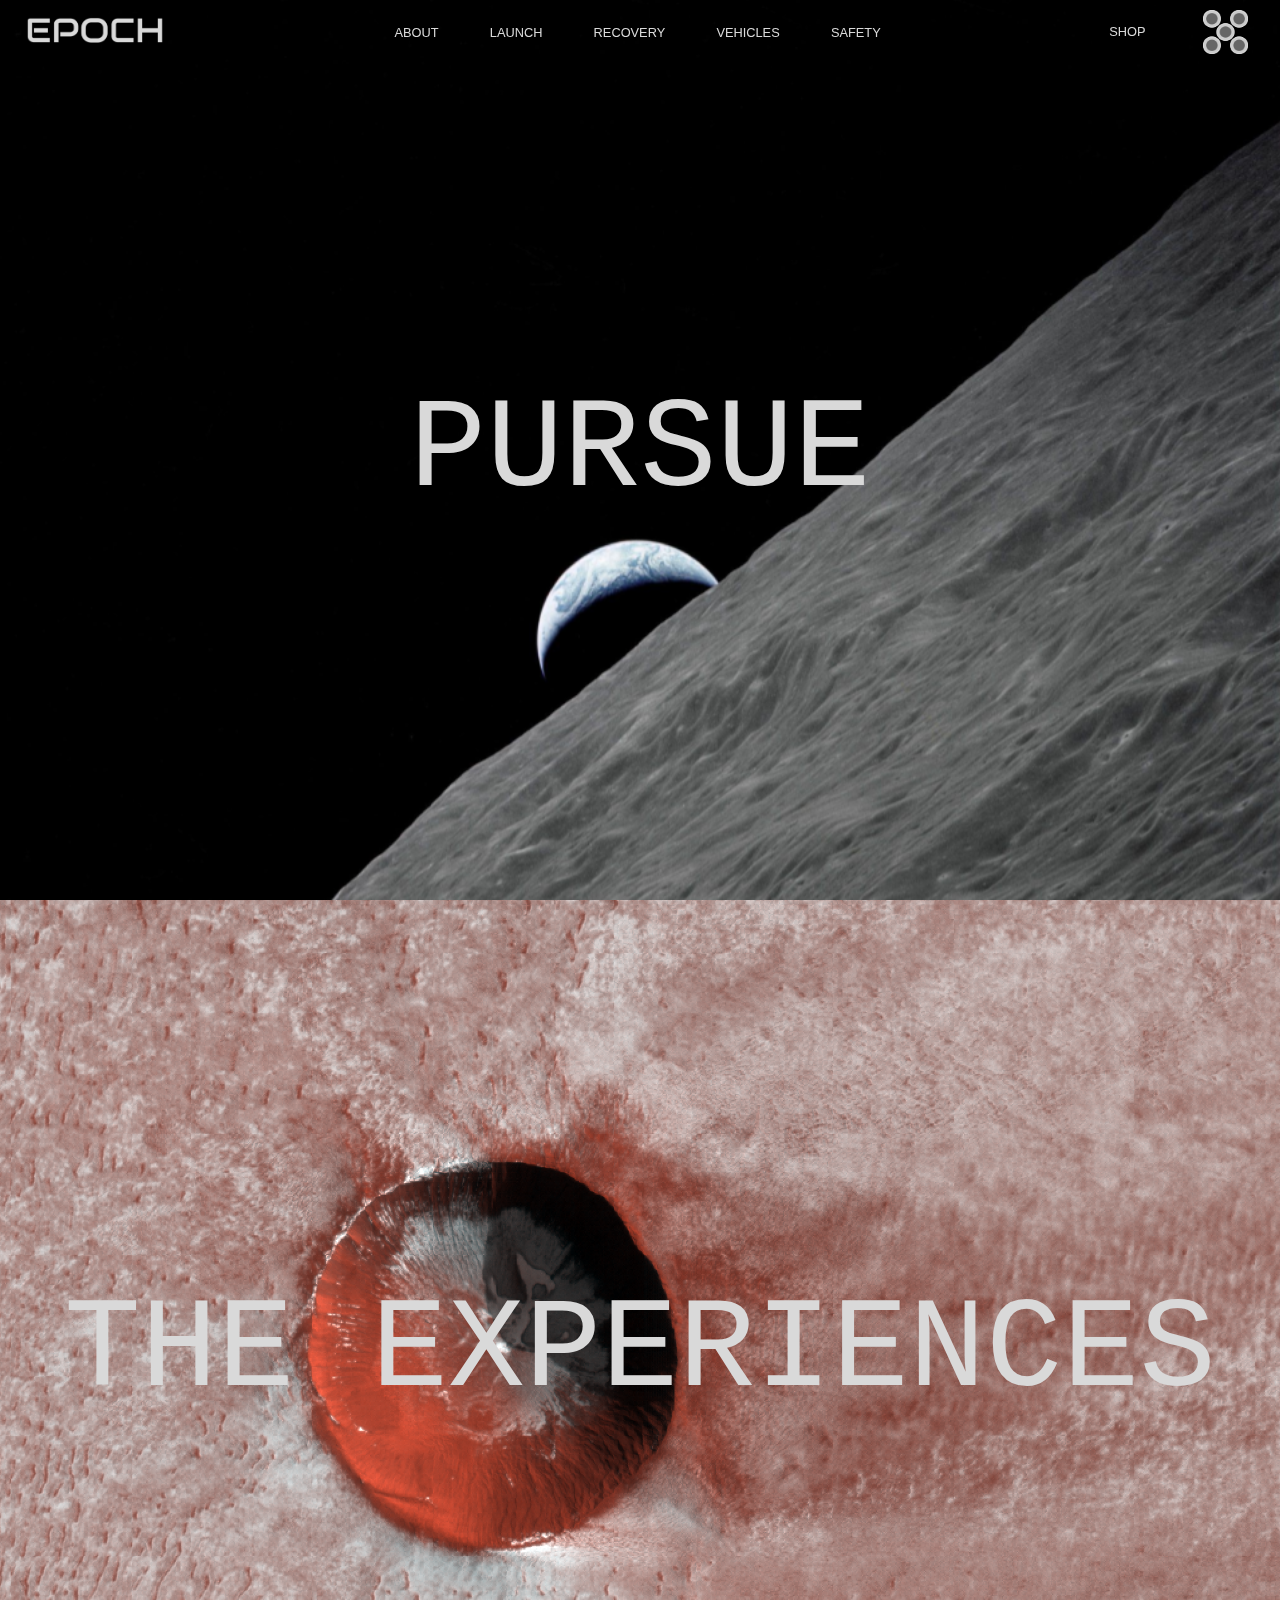
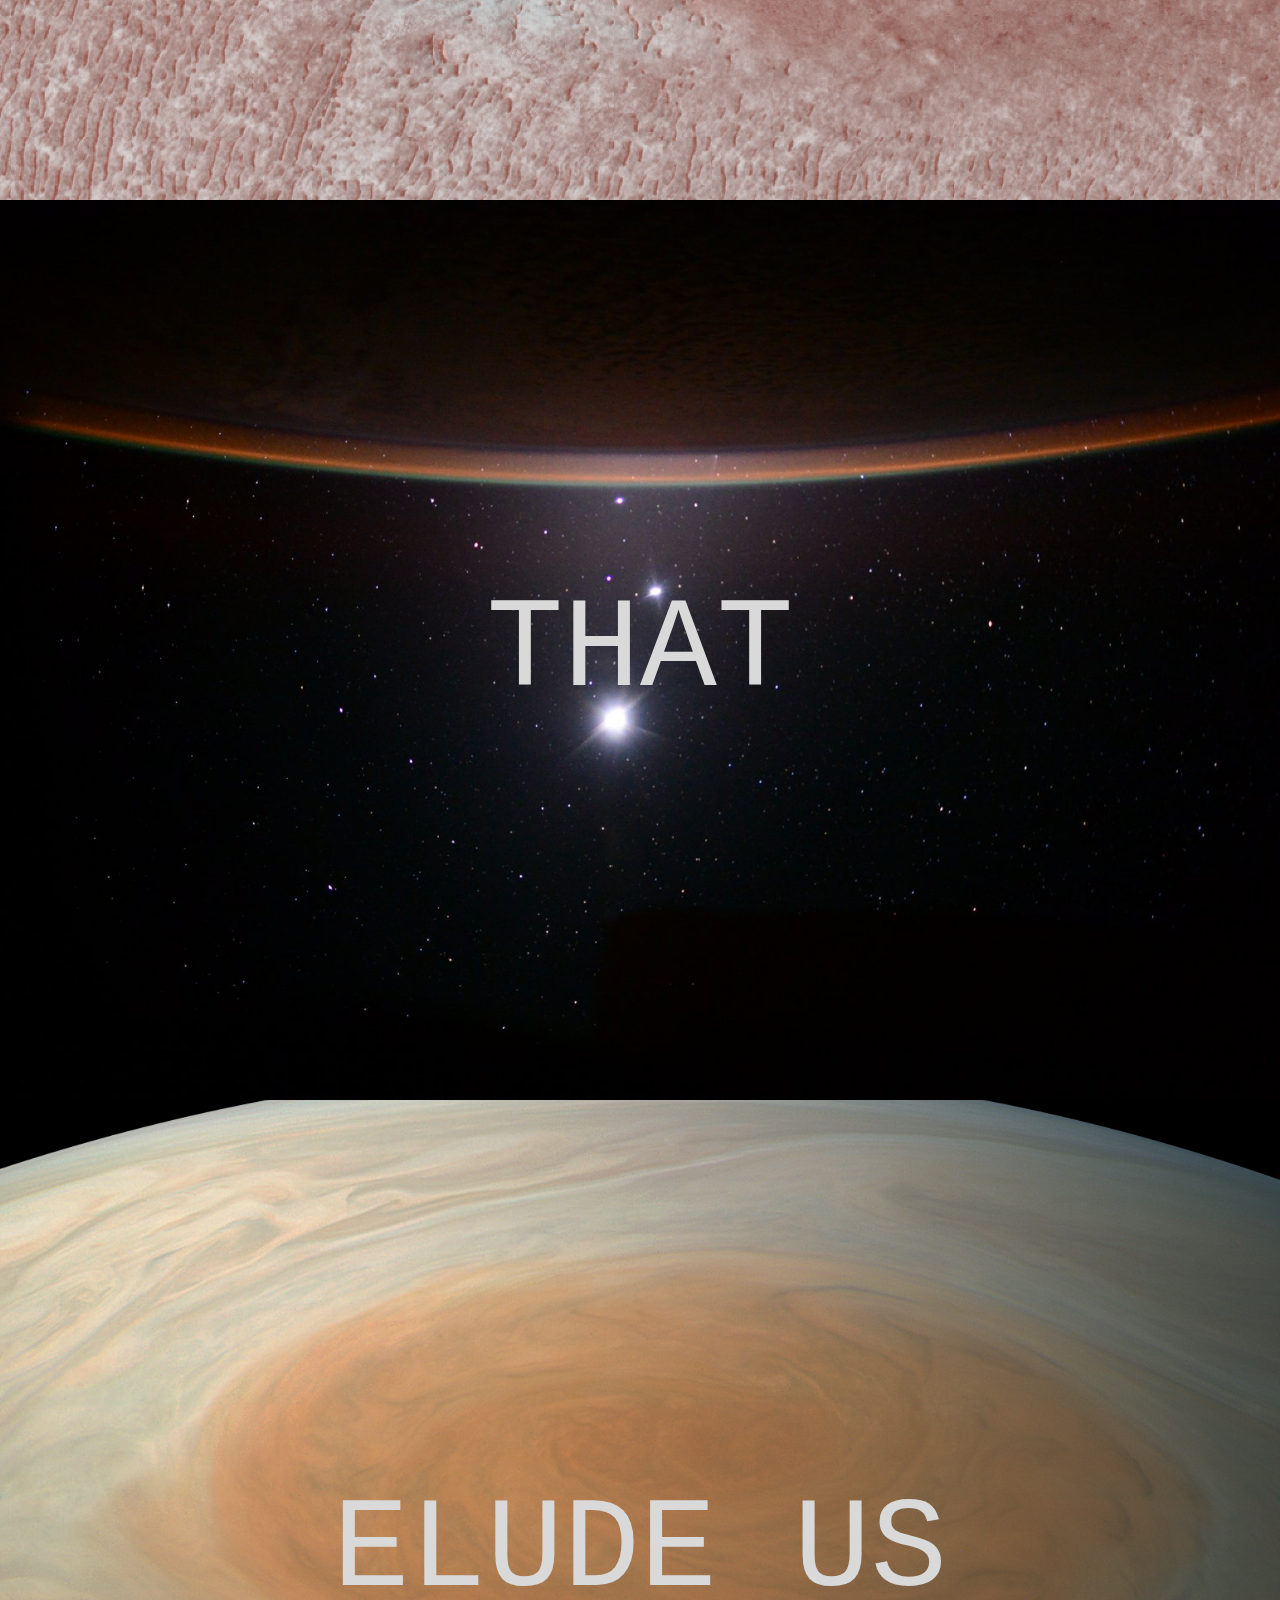
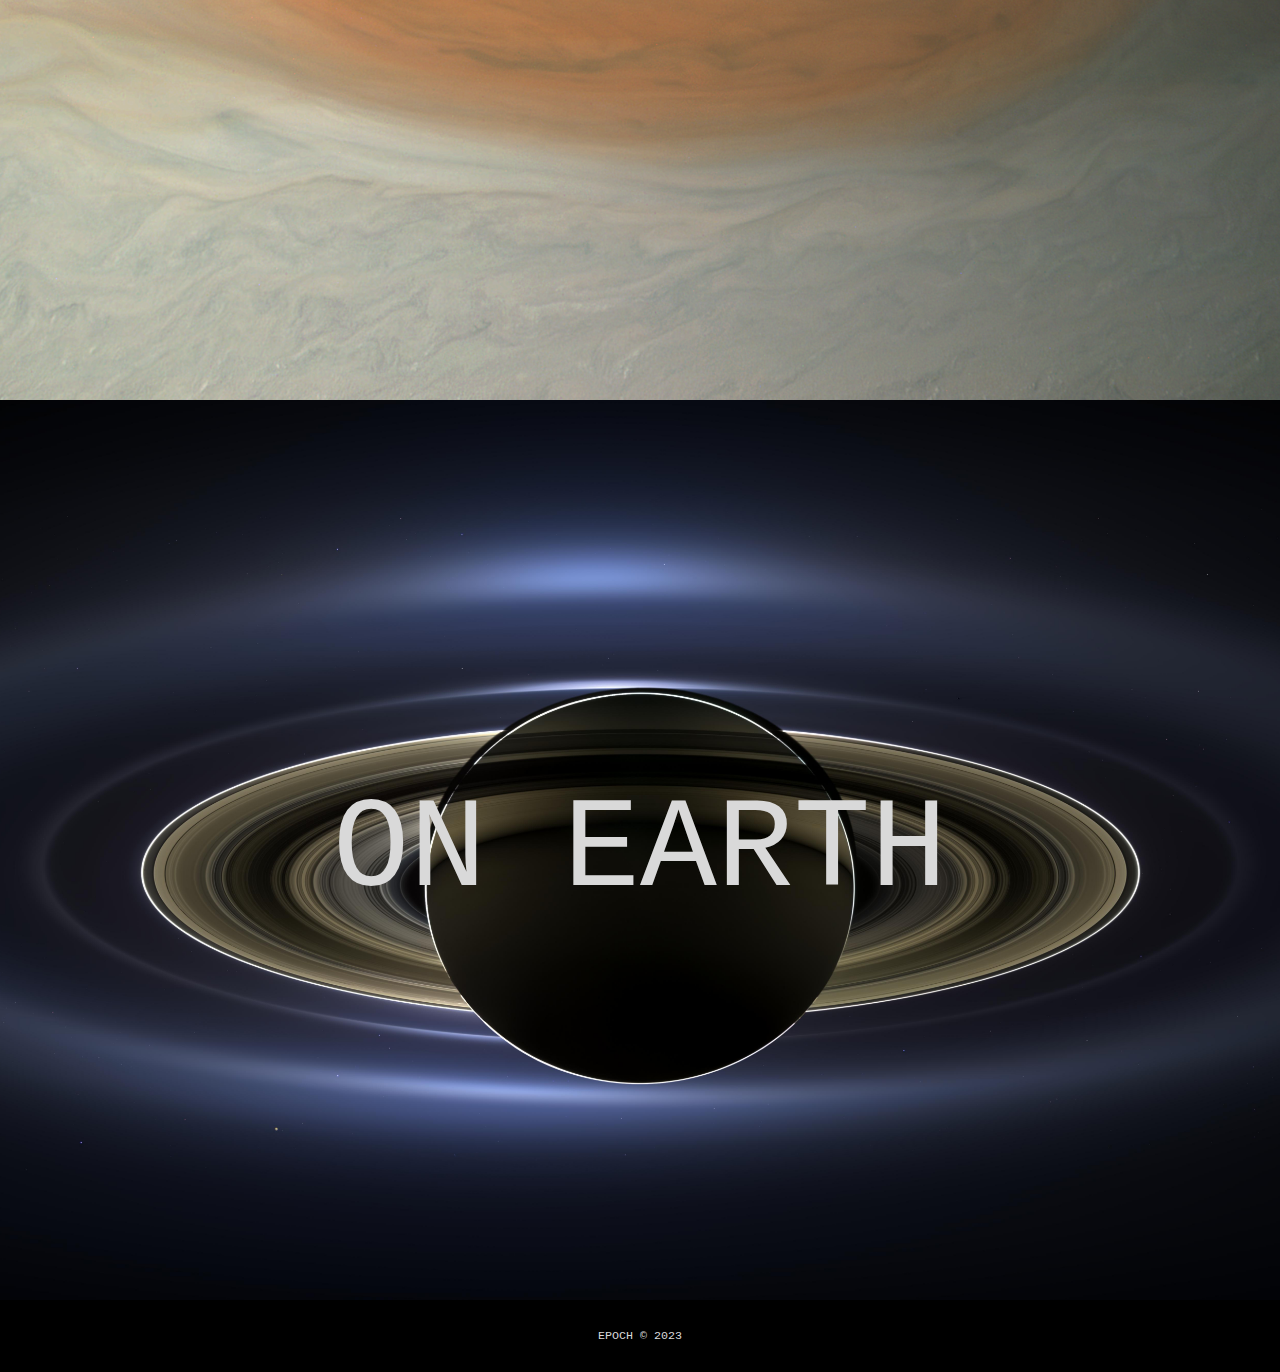
<file: index.html>
<!DOCTYPE html>
<html lang="en">
<head>
  <meta charset="UTF-8">
  <title>Epoch</title>
  <link rel="icon" href="logo.png">
  <link rel="stylesheet" href="index.css">
  <script type="text/javascript" src="indexfunctions.js"></script>
</head>
<body>
<div id="sidebar">
  <a id="side-menu-exit-icon" onclick="closeSideBar()" style="text-align: right">&#10005;</a>
  <ul id="side-menu-list">
    <li class="side-menu-item-style">
      <a href="index.html" class="side-menu-item-style-link">
        <div class="side-menu-item-style-link-button">
          <p style="padding-top: 1vh">HOME</p>
        </div>
      </a>
    </li>
  </ul>
</div>
<div id="main">
  <div class="body-section">
    <div id="navigation" style="z-index: 1">

      <div>
        <a href="index.html" class="logo-item"><img src="name.png" class="logo-style"></a>
      </div>

      <ul class="nav-links">
        <li class="nav-item"><a href="about2.html" class="nav-item-style">ABOUT</a></li>
        <li class="nav-item"><a href="launch.html" class="nav-item-style">LAUNCH</a></li>
        <li class="nav-item"><a href="recovery.html" class="nav-item-style">RECOVERY</a></li>
        <li class="nav-item"><a href="vehicles.html" class="nav-item-style">VEHICLES</a></li>
        <li class="nav-item"><a href="safety.html" class="nav-item-style">SAFETY</a></li>
      </ul>

      <div class="top-right-links">
        <a href="shop.html" class=nav-item-style>SHOP</a>
        <div class="side-bar-open-style" onclick="openSideBar()">
          <div id="side-menu-icon">
            <img src="logo.png" id="side-menu-icon-bottom" >
            <img src="unfired-logo.png" id="side-menu-icon-top">
          </div>
        </div>
      </div>
    </div>
  </div>
  <div id="filter-object" onclick="closeSideBar()"></div>




  <div class="body-section" style="justify-content: center; z-index: -1" >
    <img src="home-1.png" id="background-img-1" class="background-img" style="image-resolution: from-image">
    <p class="body-text" style="align-self: center; overflow-wrap: anywhere" id="background-img-text-1">PURSUE</p>
  </div>

  <div class="body-section" style="justify-content: center; z-index: -1" >
    <img src="home-2.png" id="background-img-2" class="background-img" style="image-resolution: from-image">
    <p class="body-text" style="align-self: center; overflow-wrap: anywhere" id="background-img-text-2">THE EXPERIENCES</p>
  </div>

  <div class="body-section" style="justify-content: center; z-index: -1" >
    <img src="home-4.jpg" id="background-img-3" class="background-img" style="image-resolution: from-image">
    <p class="body-text" style="align-self: center; overflow-wrap: anywhere" id="background-img-text-3">THAT</p>
  </div>

  <div class="body-section" style="justify-content: center; z-index: -1" >
    <img src="home-3.png" id="background-img-4" class="background-img" style="image-resolution: from-image">
    <p class="body-text" style="align-self: center; overflow-wrap: anywhere" id="background-img-text-4">ELUDE US</p>
  </div>

  <div class="body-section" style="justify-content: center; z-index: -1" >
    <img src="frontpage.jpg" id="background-img-5" class="background-img" style="image-resolution: from-image">
    <p class="body-text" style="align-self: center; overflow-wrap: anywhere" id="background-img-text-5">ON EARTH</p>
  </div>


  <div class="base-bar">
    <p class="base-bar-text">EPOCH © 2023</p>
  </div>
</div>
</body>
</html>
</file>
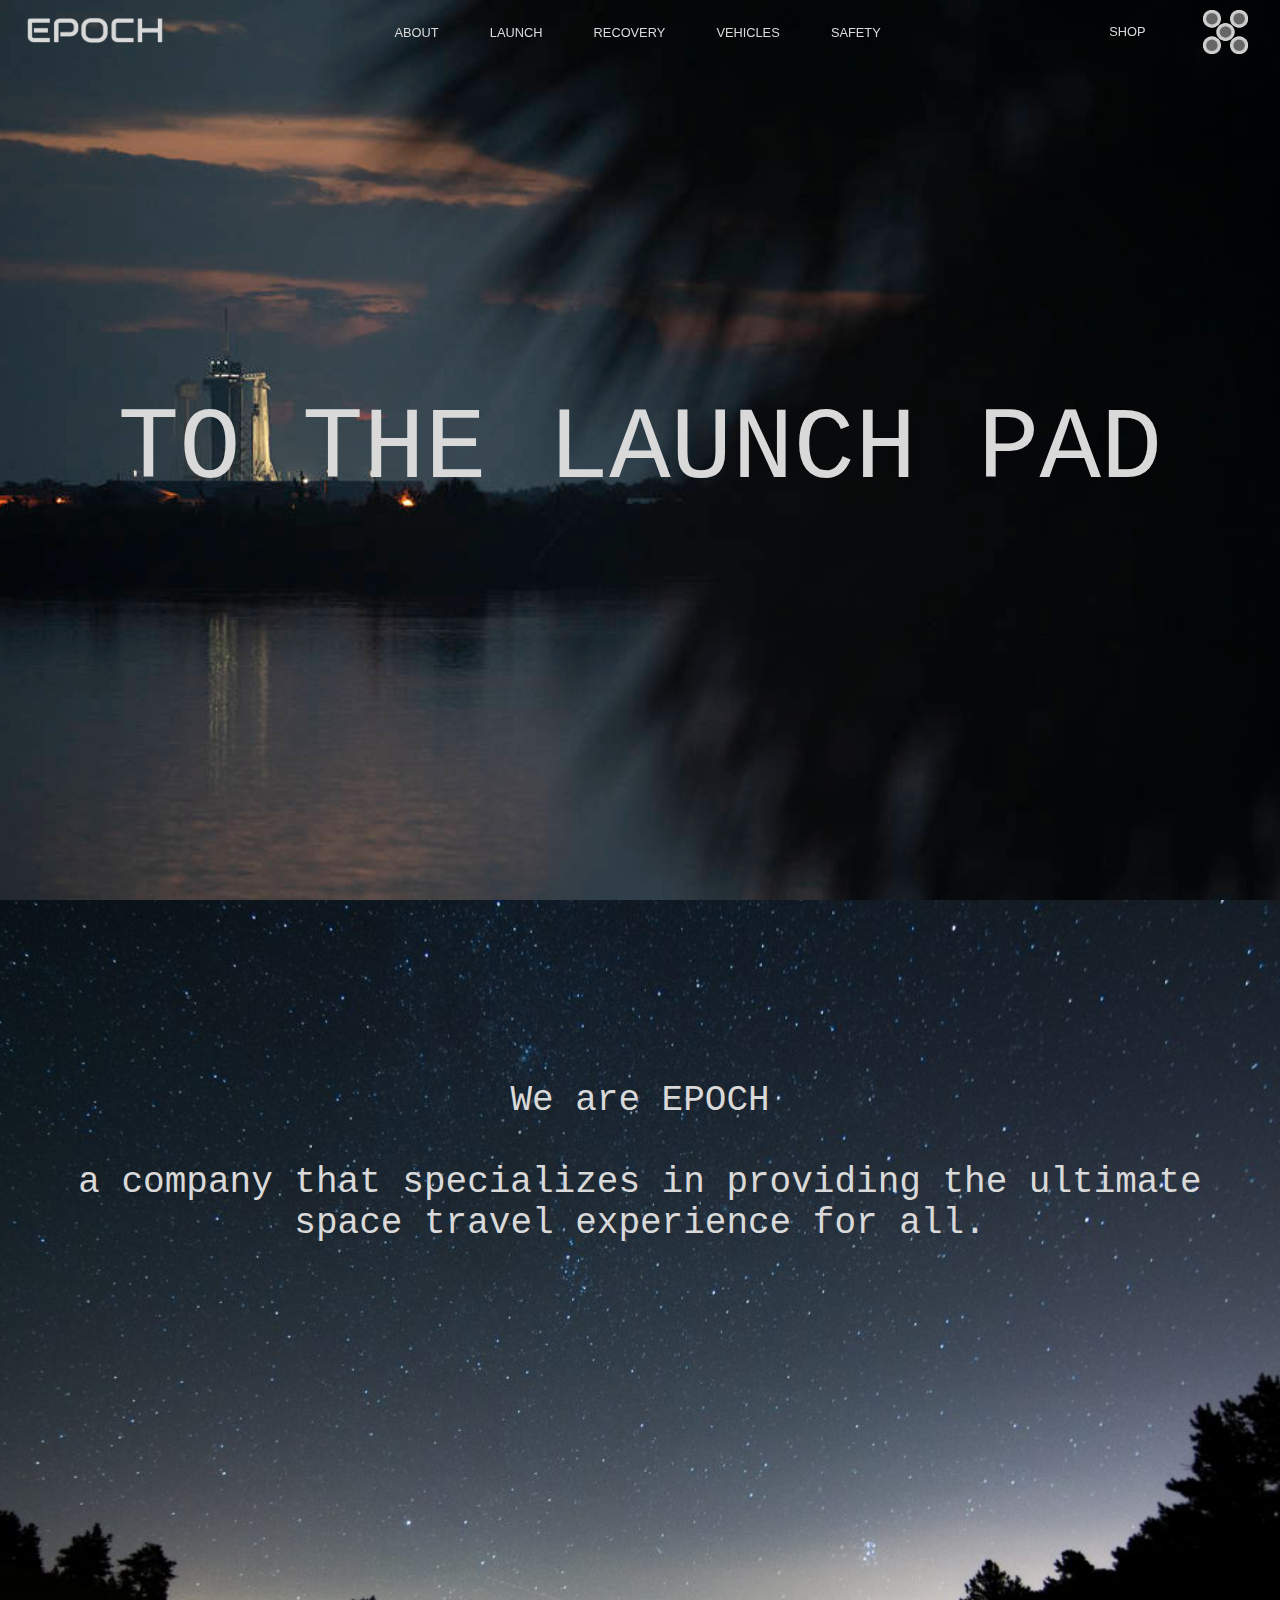
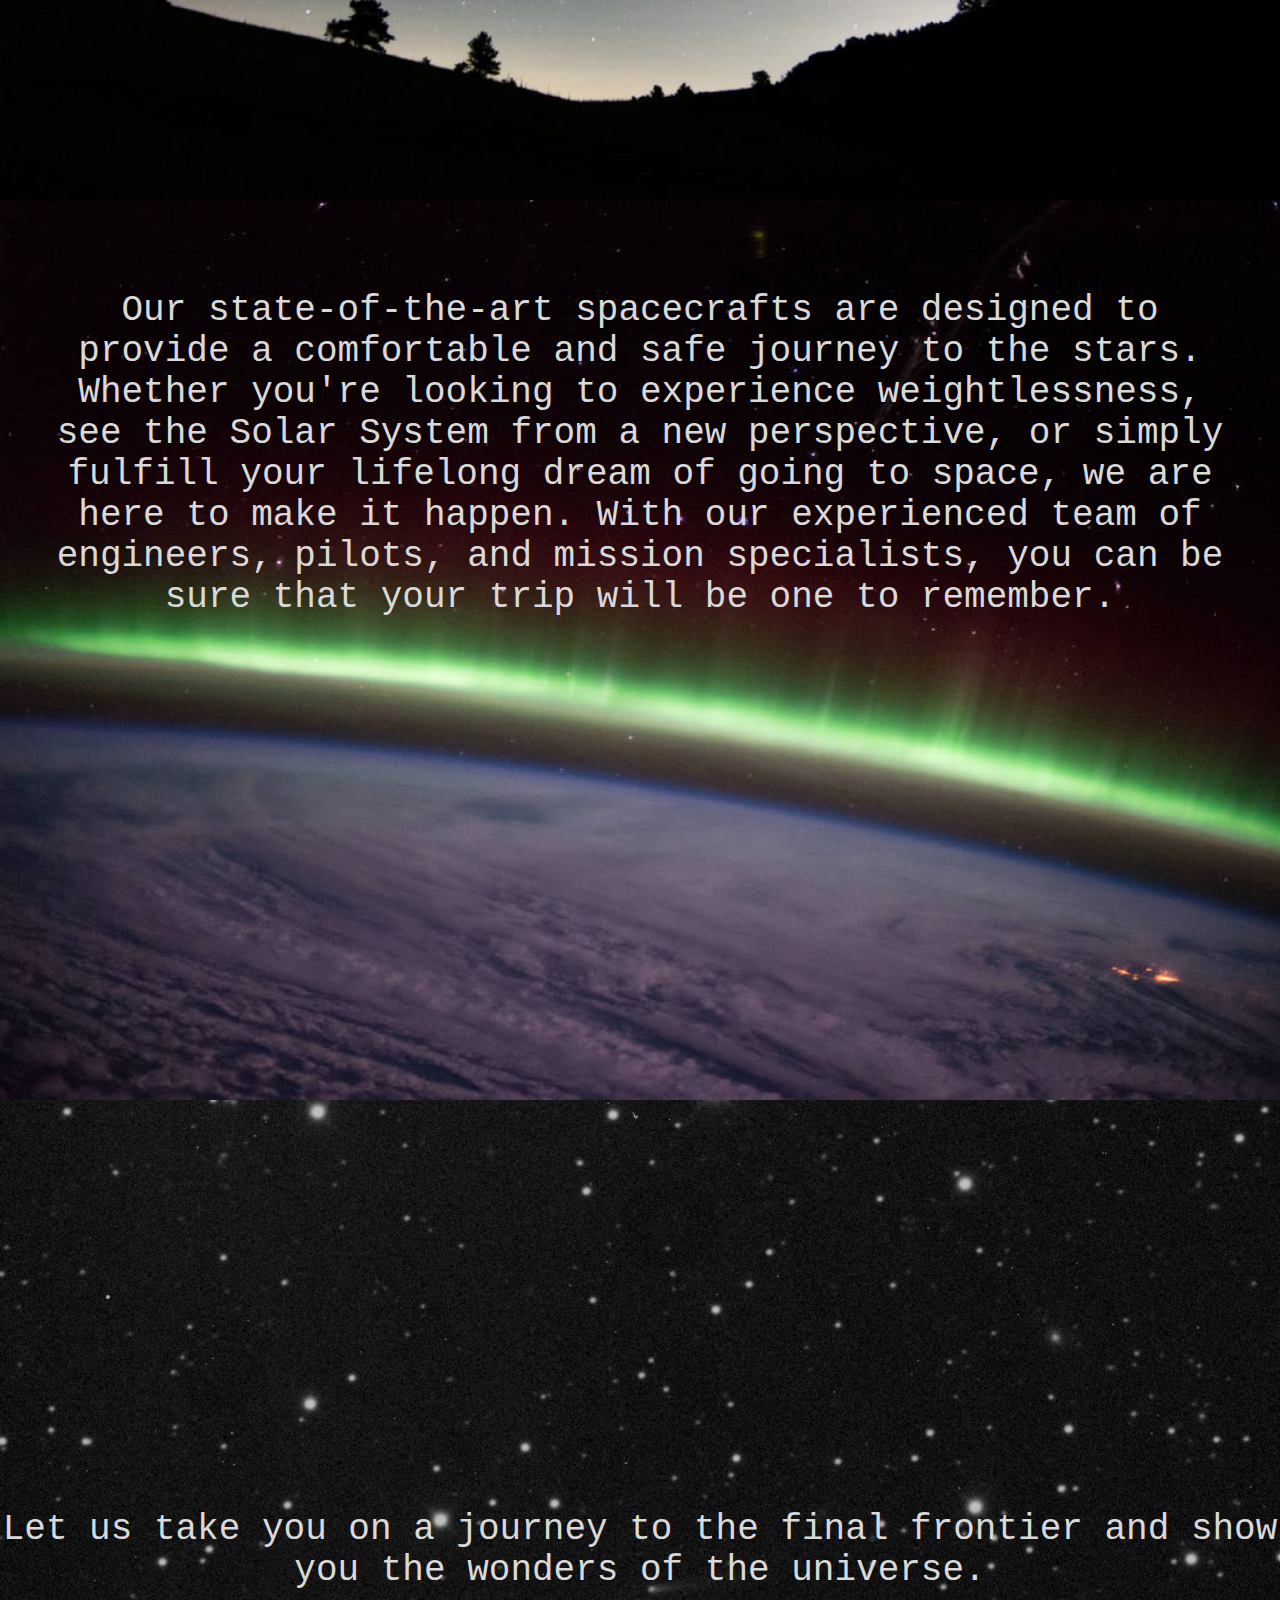
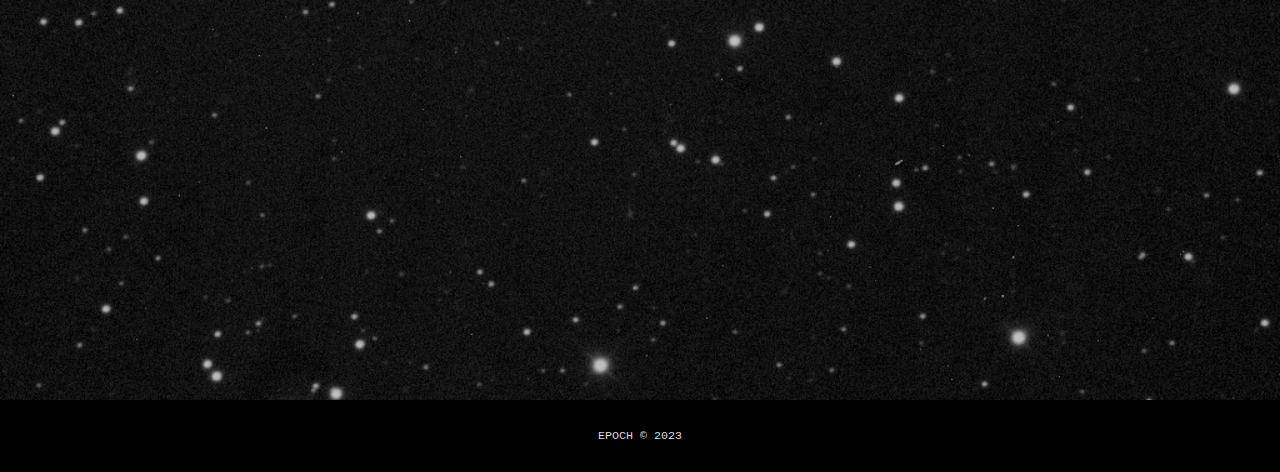
<file: about2.html>
<!DOCTYPE html>
<html lang="en">
<head>
  <meta charset="UTF-8">
  <title>Epoch | About</title>
  <link rel="icon" href="logo.png">
  <link rel="stylesheet" href="index.css">
  <script type="text/javascript" src="about.js"></script>
</head>
<body>
<div id="sidebar">
  <a id="side-menu-exit-icon" onclick="closeSideBar()" style="text-align: right">&#10005;</a>
  <ul id="side-menu-list">
    <li class="side-menu-item-style">
      <a href="index.html" class="side-menu-item-style-link">
        <div class="side-menu-item-style-link-button">
          <p style="padding-top: 1vh">HOME</p>
        </div>
      </a>
    </li>
  </ul>
</div>
<div id="main">
  <div class="body-section">
    <div id="navigation" style="z-index: 1">

      <div>
        <a href="index.html" class="logo-item"><img src="name.png" class="logo-style"></a>
      </div>

      <ul class="nav-links">
        <li class="nav-item"><a href="about2.html" class="nav-item-style">ABOUT</a></li>
        <li class="nav-item"><a href="launch.html" class="nav-item-style">LAUNCH</a></li>
        <li class="nav-item"><a href="recovery.html" class="nav-item-style">RECOVERY</a></li>
        <li class="nav-item"><a href="vehicles.html" class="nav-item-style">VEHICLES</a></li>
        <li class="nav-item"><a href="safety.html" class="nav-item-style">SAFETY</a></li>
      </ul>

      <div class="top-right-links">
        <a href="shop.html" class=nav-item-style>SHOP</a>
        <div class="side-bar-open-style" onclick="openSideBar()">
          <div id="side-menu-icon">
            <img src="logo.png" id="side-menu-icon-bottom" >
            <img src="unfired-logo.png" id="side-menu-icon-top">
          </div>
        </div>
      </div>
    </div>
  </div>
  <div id="filter-object" onclick="closeSideBar()"></div>


  <div class="body-section" style="justify-content: center; z-index: -1" >
    <img src="about-1.jpeg" id="background-img-1" class="background-img" style="image-resolution: from-image">
    <p class="body-text" style="align-self: center; text-align: center; font-size: 8vw" id="background-img-text-1">TO THE LAUNCH PAD</p>
  </div>
  <div class="body-section" style="justify-content: center; z-index: -1" >
    <img src="about-2.jpeg" id="background-img-2" class="background-img" style="image-resolution: from-image">
    <p class="body-text" style="margin-top: 20vh; font-size: 4vh; text-align: center; margin-left: 3vw;margin-right: 3vw" id="background-img-text-2">We are EPOCH<br><br>a company that specializes in providing the ultimate space travel experience for all.</p>
  </div>
  <div class="body-section" style="justify-content: center; z-index: -1" >
    <img src="about-3.jpeg" id="background-img-3" class="background-img" style="image-resolution: from-image">
    <p class="body-text" style="margin-top: 10vh; font-size: 4vh; text-align: center; margin-right: 3vw; margin-left: 3vw" id="background-img-text-3">Our state-of-the-art spacecrafts are designed to provide a comfortable and safe journey to the stars. Whether you're looking to experience weightlessness, see the Solar System from a new perspective, or simply fulfill your lifelong dream of going to space, we are here to make it happen. With our experienced team of engineers, pilots, and mission specialists, you can be sure that your trip will be one to remember.</p>
  </div>
  <div class="body-section" style="justify-content: center; z-index: -1" >
    <img src="about-4.jpeg" id="background-img-4" class="background-img" style="image-resolution: from-image">
    <p class="body-text" style="align-self: center; font-size: 4vh; text-align: center" id="background-img-text-4">Let us take you on a journey to the final frontier and show you the wonders of the universe.</p>
  </div>


  <div class="base-bar">
    <p class="base-bar-text">EPOCH © 2023</p>
  </div>
</div>
</body>
</html>
</file>
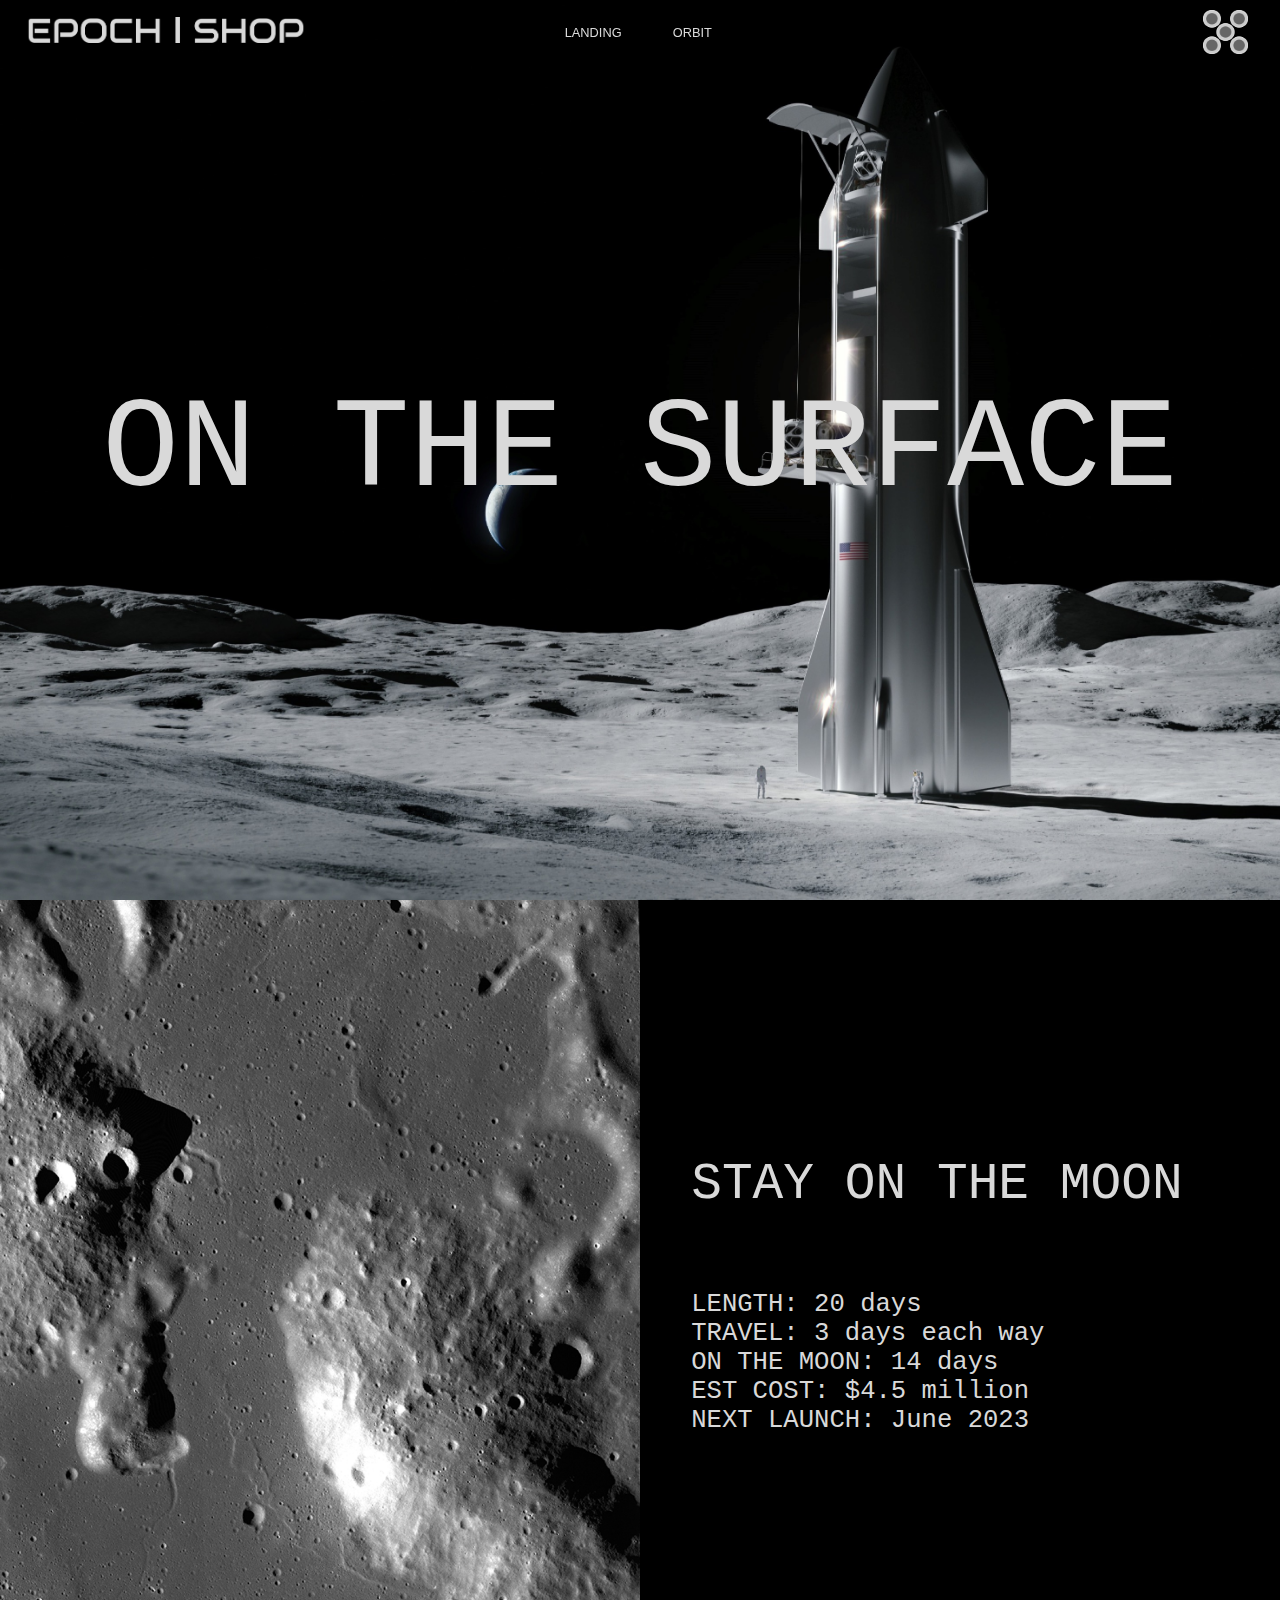
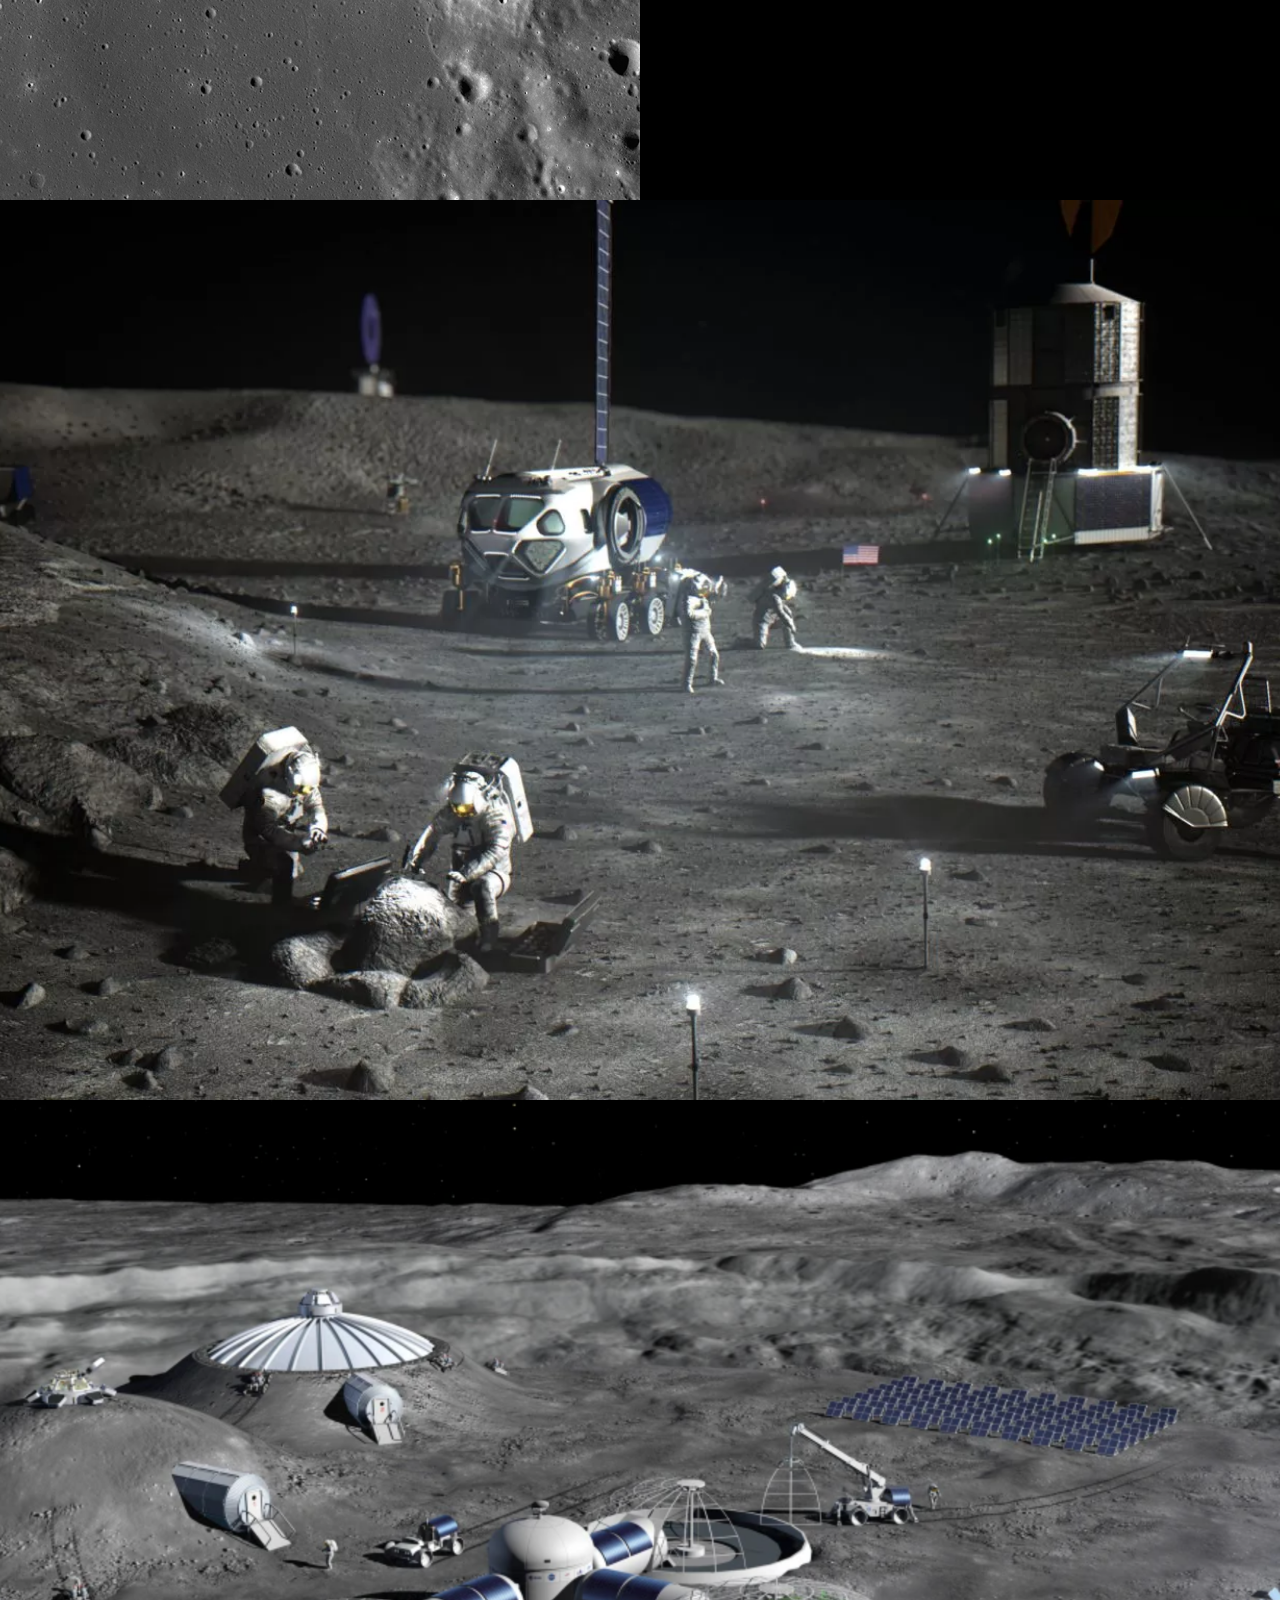
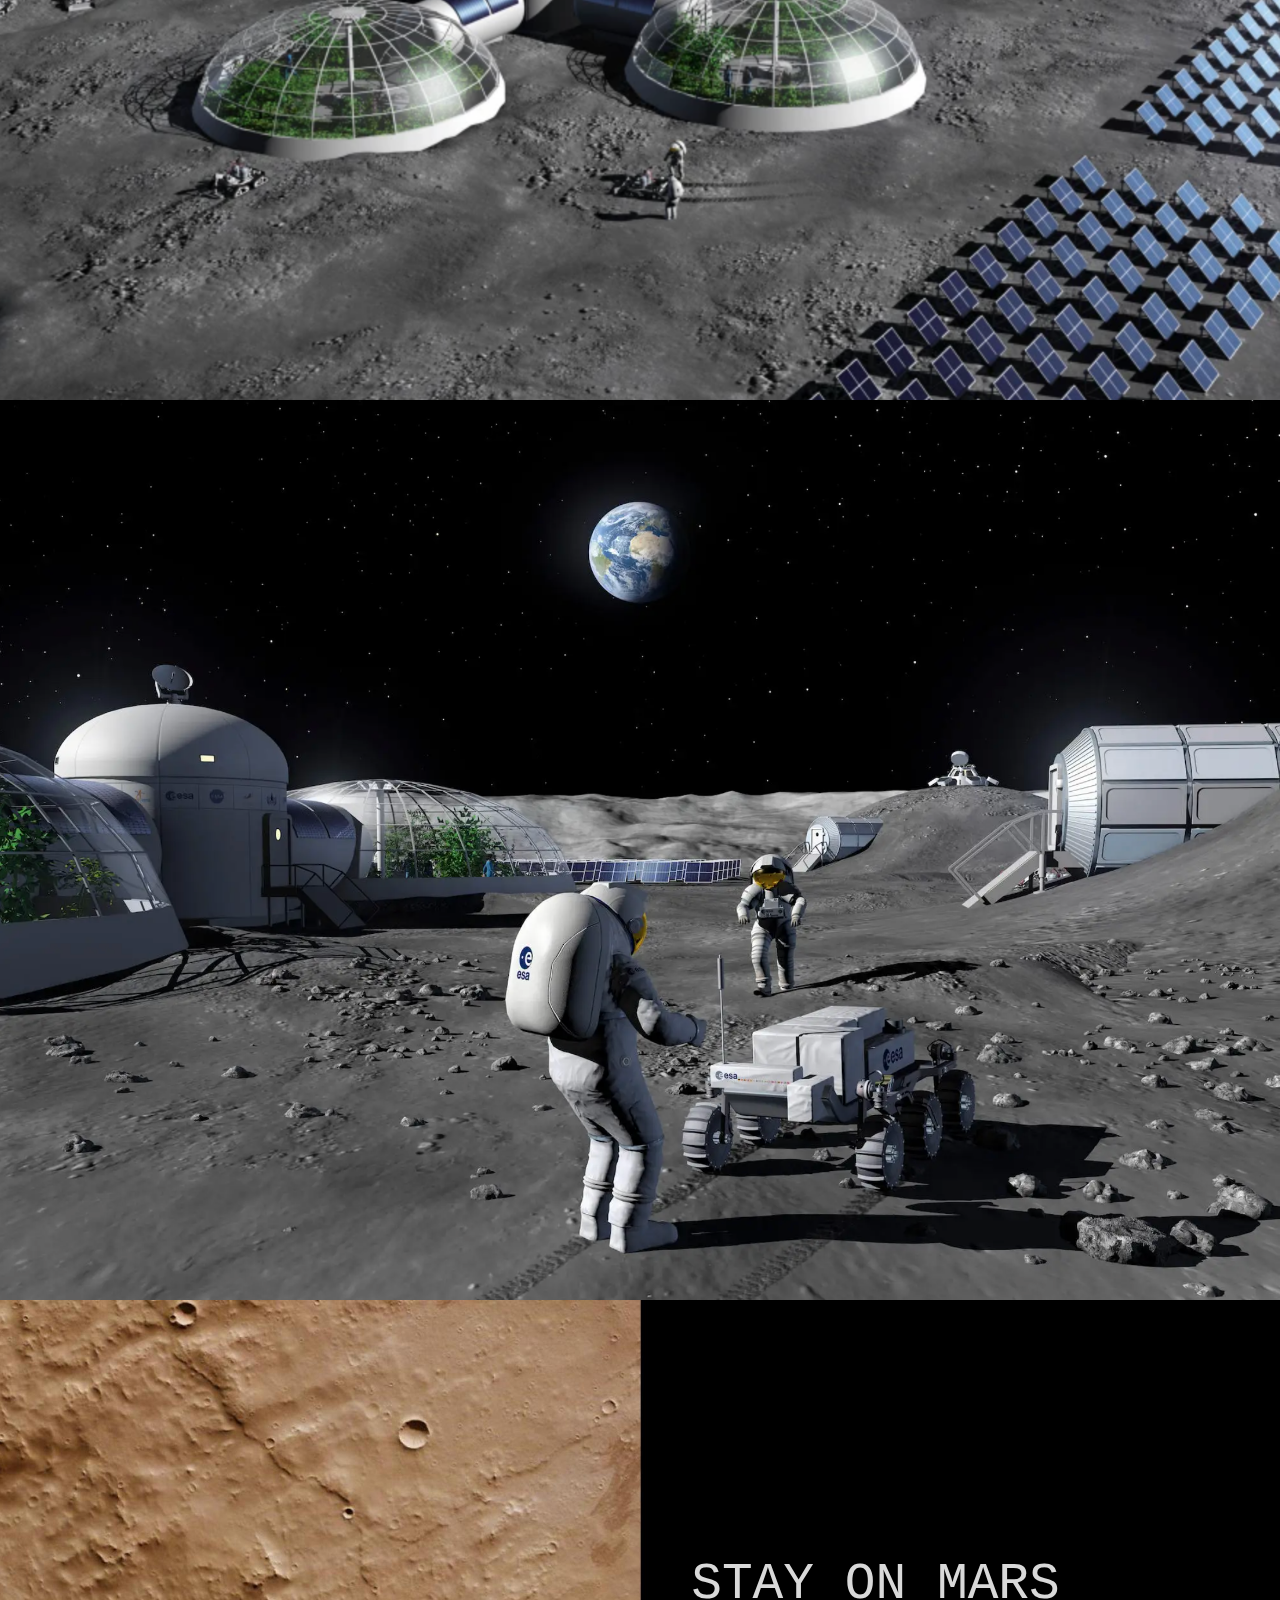
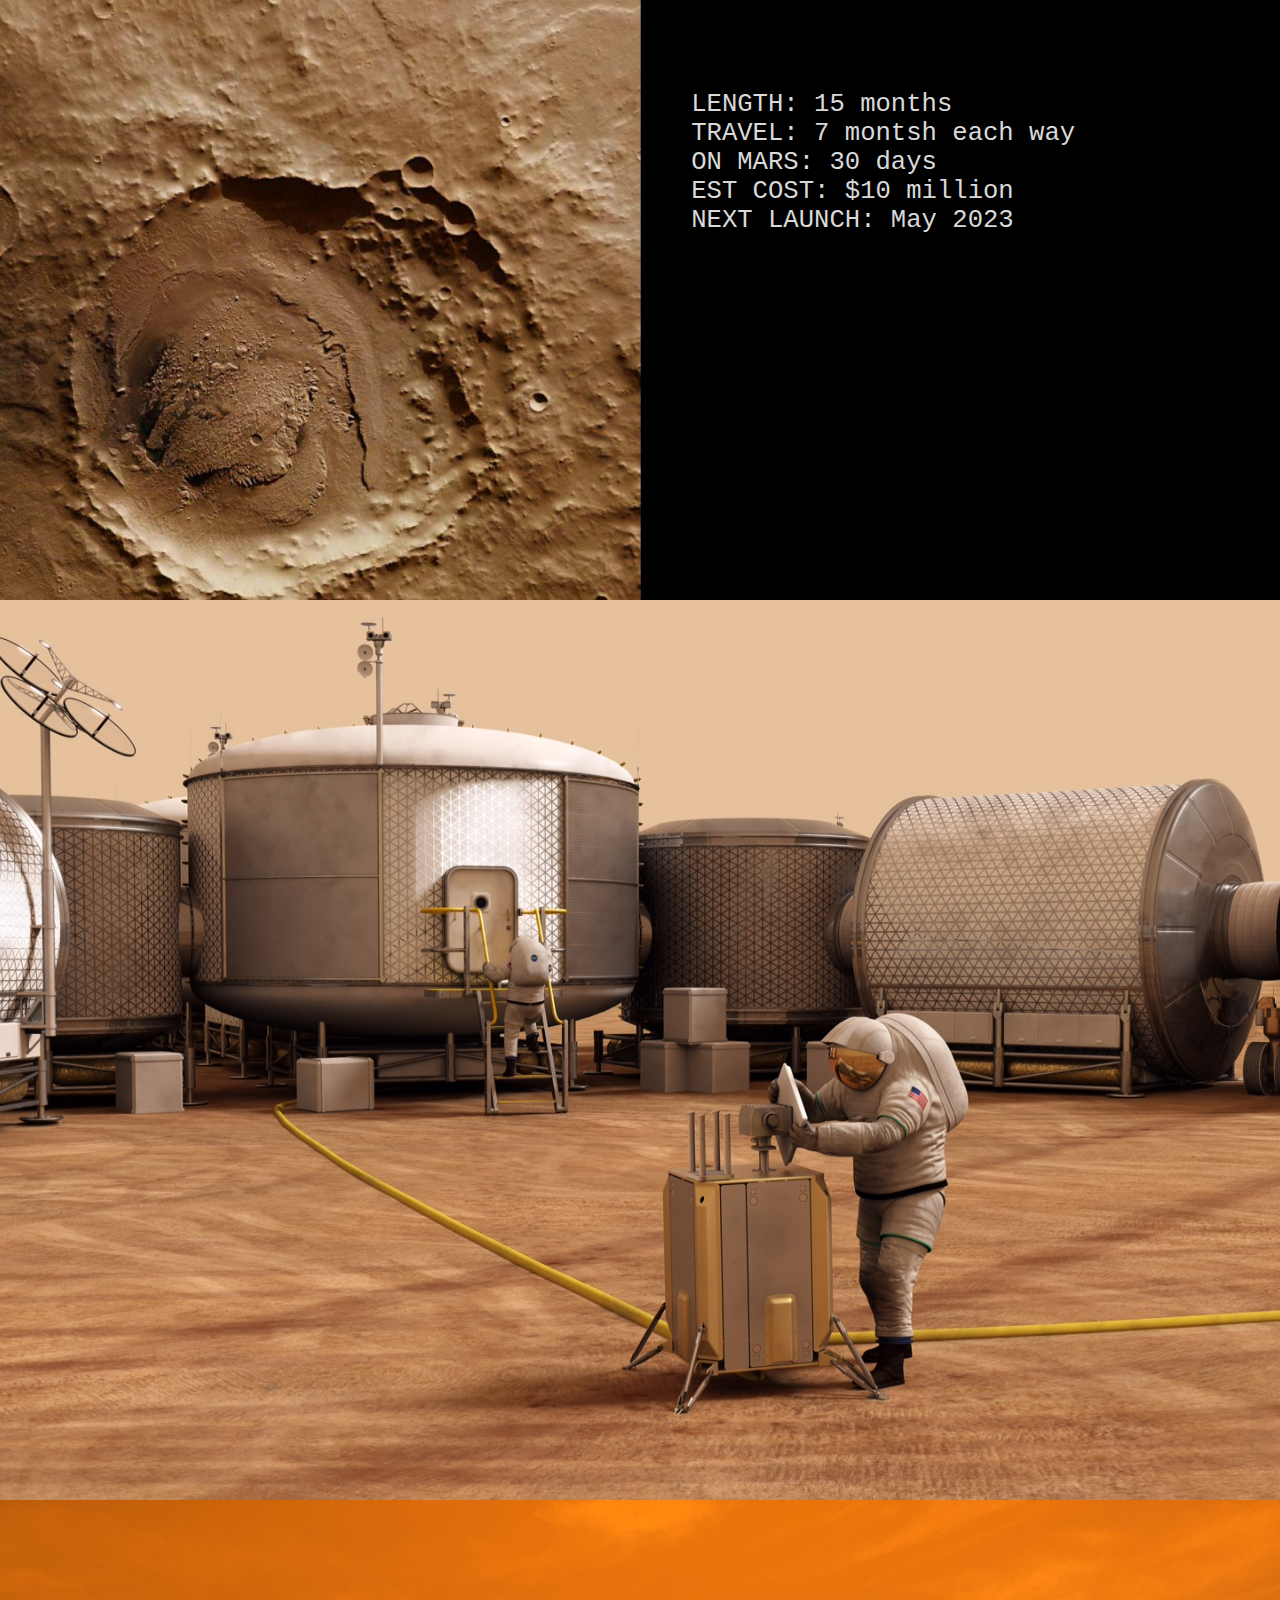
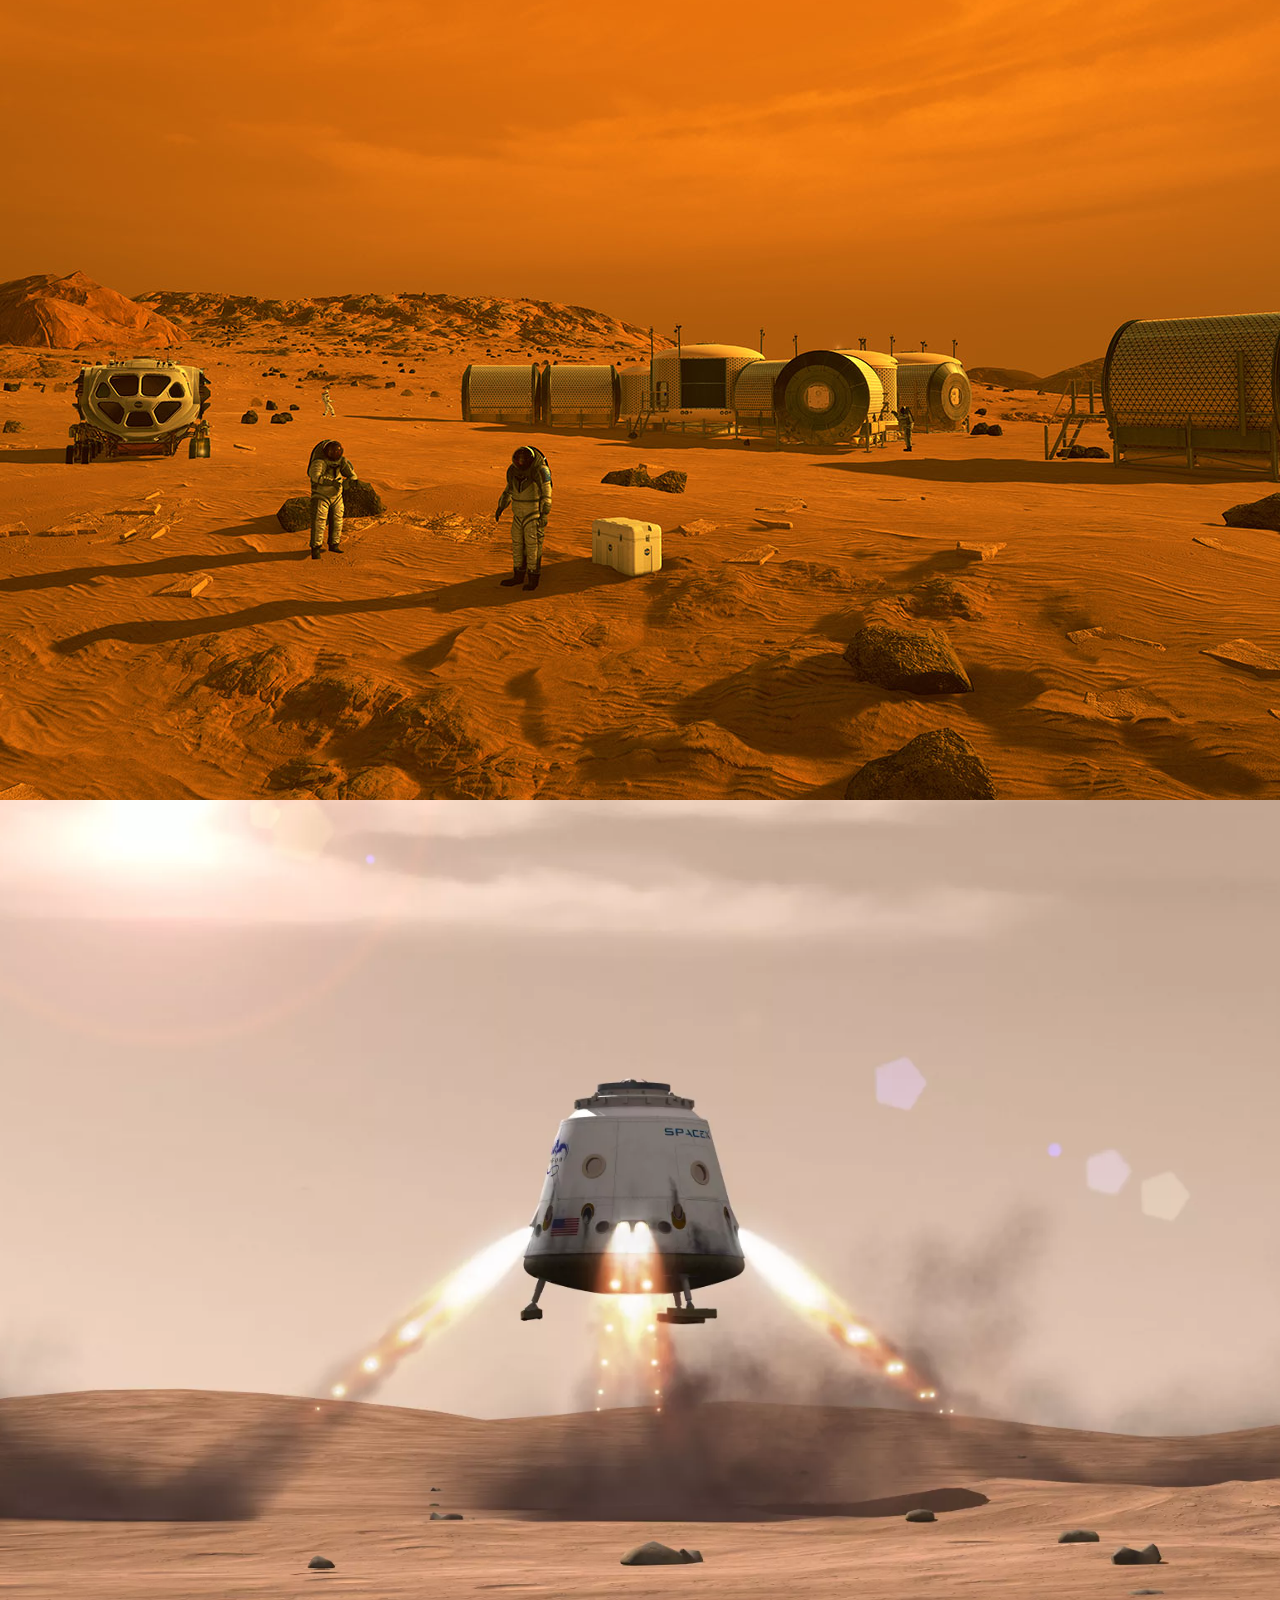
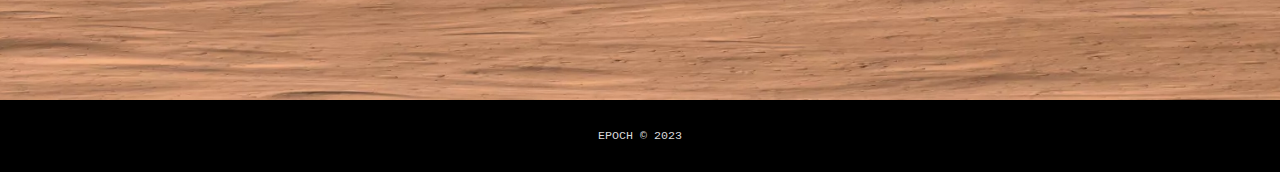
<file: landing.html>
<!DOCTYPE html>
<html lang="en">
<head>
  <meta charset="UTF-8">
  <title>Epoch | Shop</title>
  <link rel="icon" href="logo.png">
  <link rel="stylesheet" href="landing.css">
  <script type="text/javascript" src="landing.js"></script>
</head>
<body>
<div id="sidebar">
  <a id="side-menu-exit-icon" onclick="closeSideBar()" style="text-align: right">&#10005;</a>
  <ul id="side-menu-list">
    <li class="side-menu-item-style">
      <a href="index.html" class="side-menu-item-style-link">
        <div class="side-menu-item-style-link-button">
          <p style="padding-top: 1vh">HOME</p>
        </div>
      </a>
    </li>
    <li class="side-menu-item-style">
      <a href= "mailto: tripinformation@epoch.com" class="side-menu-item-style-link">
        <div class="side-menu-item-style-link-button">
          <p style="padding-top: 1vh">INQUIRY</p>
        </div>
      </a>
    </li>
  </ul>
</div>
<div id="main">
  <div class="body-section">
    <div id="navigation" style="z-index: 1">

      <div>
        <a href="shop.html" class="logo-item"><img src="name-shop.png" class="logo-style"></a>
      </div>

      <ul class="nav-links" style="margin-right: 11vw">
        <li class="nav-item"><a href="landing.html" class="nav-item-style">LANDING</a></li>
        <li class="nav-item"><a href="orbit.html" class="nav-item-style">ORBIT</a></li>
      </ul>

      <div class="top-right-links">
        <div class="side-bar-open-style" onclick="openSideBar()">
          <div id="side-menu-icon">
            <img src="logo.png" id="side-menu-icon-bottom" >
            <img src="unfired-logo.png" id="side-menu-icon-top">
          </div>
        </div>
      </div>
    </div>
  </div>
  <div id="filter-object" onclick="closeSideBar()"></div>




  <div class="body-section" style="justify-content: center; z-index: -1" >
    <img src="landing-title.jpeg" id="background-img-1" class="background-img" style="image-resolution: from-image">
    <p class="body-text" style="align-self: center" id="background-img-text-1">ON THE SURFACE</p>
  </div>
  <div class="body-section" style="justify-content: center; z-index: -1" >
    <img src="moon-landing.png" id="background-img-2" class="background-img" style="image-resolution: from-image">
    <p class="body-text" style="align-self: center; left: 54vw; font-size: 4vw; margin-bottom: 30vw" id="background-img-text-2">STAY ON THE MOON</p>
    <p class="body-text" style="align-self: center; left: 54vw; font-size: 2vw; margin-bottom: 0vw" id="background-img-text-9">LENGTH: 20 days<br>TRAVEL: 3 days each way<br>ON THE MOON: 14 days<br>EST COST: $4.5 million<br>NEXT LAUNCH: June 2023</p>
  </div>
  <div class="body-section" style="justify-content: center; z-index: -1" >
    <img src="moon-landing2.webp" id="background-img-3" class="background-img" style="image-resolution: from-image">
    <p class="body-text" style="align-self: center" id="background-img-text-3"></p>
  </div>
  <div class="body-section" style="justify-content: center; z-index: -1" >
    <img src="moon-landing2.png" id="background-img-4" class="background-img" style="image-resolution: from-image">
    <p class="body-text" style="align-self: center" id="background-img-text-4"></p>
  </div>
  <div class="body-section" style="justify-content: center; z-index: -1" >
    <img src="moon-landing3.png" id="background-img-5" class="background-img" style="image-resolution: from-image">
    <p class="body-text" style="align-self: center" id="background-img-text-5"></p>
  </div>
  <div class="body-section" style="justify-content: center; z-index: -1" >
    <img src="mars-landing.jpg" id="background-img-6" class="background-img" style="image-resolution: from-image">
    <p class="body-text" style="align-self: center; left: 54vw; font-size: 4vw; margin-bottom: 30vw" id="background-img-text-6">STAY ON MARS</p>
    <p class="body-text" style="align-self: center; left: 54vw; font-size: 2vw; margin-bottom: 0vw" id="background-img-text-10">LENGTH: 15 months<br>TRAVEL: 7 montsh each way<br>ON MARS: 30 days<br>EST COST: $10 million<br>NEXT LAUNCH: May 2023</p>

  </div>
  <div class="body-section" style="justify-content: center; z-index: -1" >
    <img src="mars-landing2.jpeg" id="background-img-7" class="background-img" style="image-resolution: from-image">
    <p class="body-text" style="align-self: center" id="background-img-text-7"></p>
  </div>
  <div class="body-section" style="justify-content: center; z-index: -1" >
    <img src="mars-landing3.jpeg" id="background-img-8" class="background-img" style="image-resolution: from-image">
    <p class="body-text" style="align-self: center" id="background-img-text-8"></p>
  </div>
  <div class="body-section" style="justify-content: center; z-index: -1" >
    <img src="landing-2.png" id="background-img-9" class="background-img" style="image-resolution: from-image">
    <p class="body-text" style="align-self: center" id="background-img-text-11"></p>
  </div>

  <div class="base-bar">
    <p class="base-bar-text">EPOCH © 2023</p>
  </div>
</div>
</body>
</html>
</file>
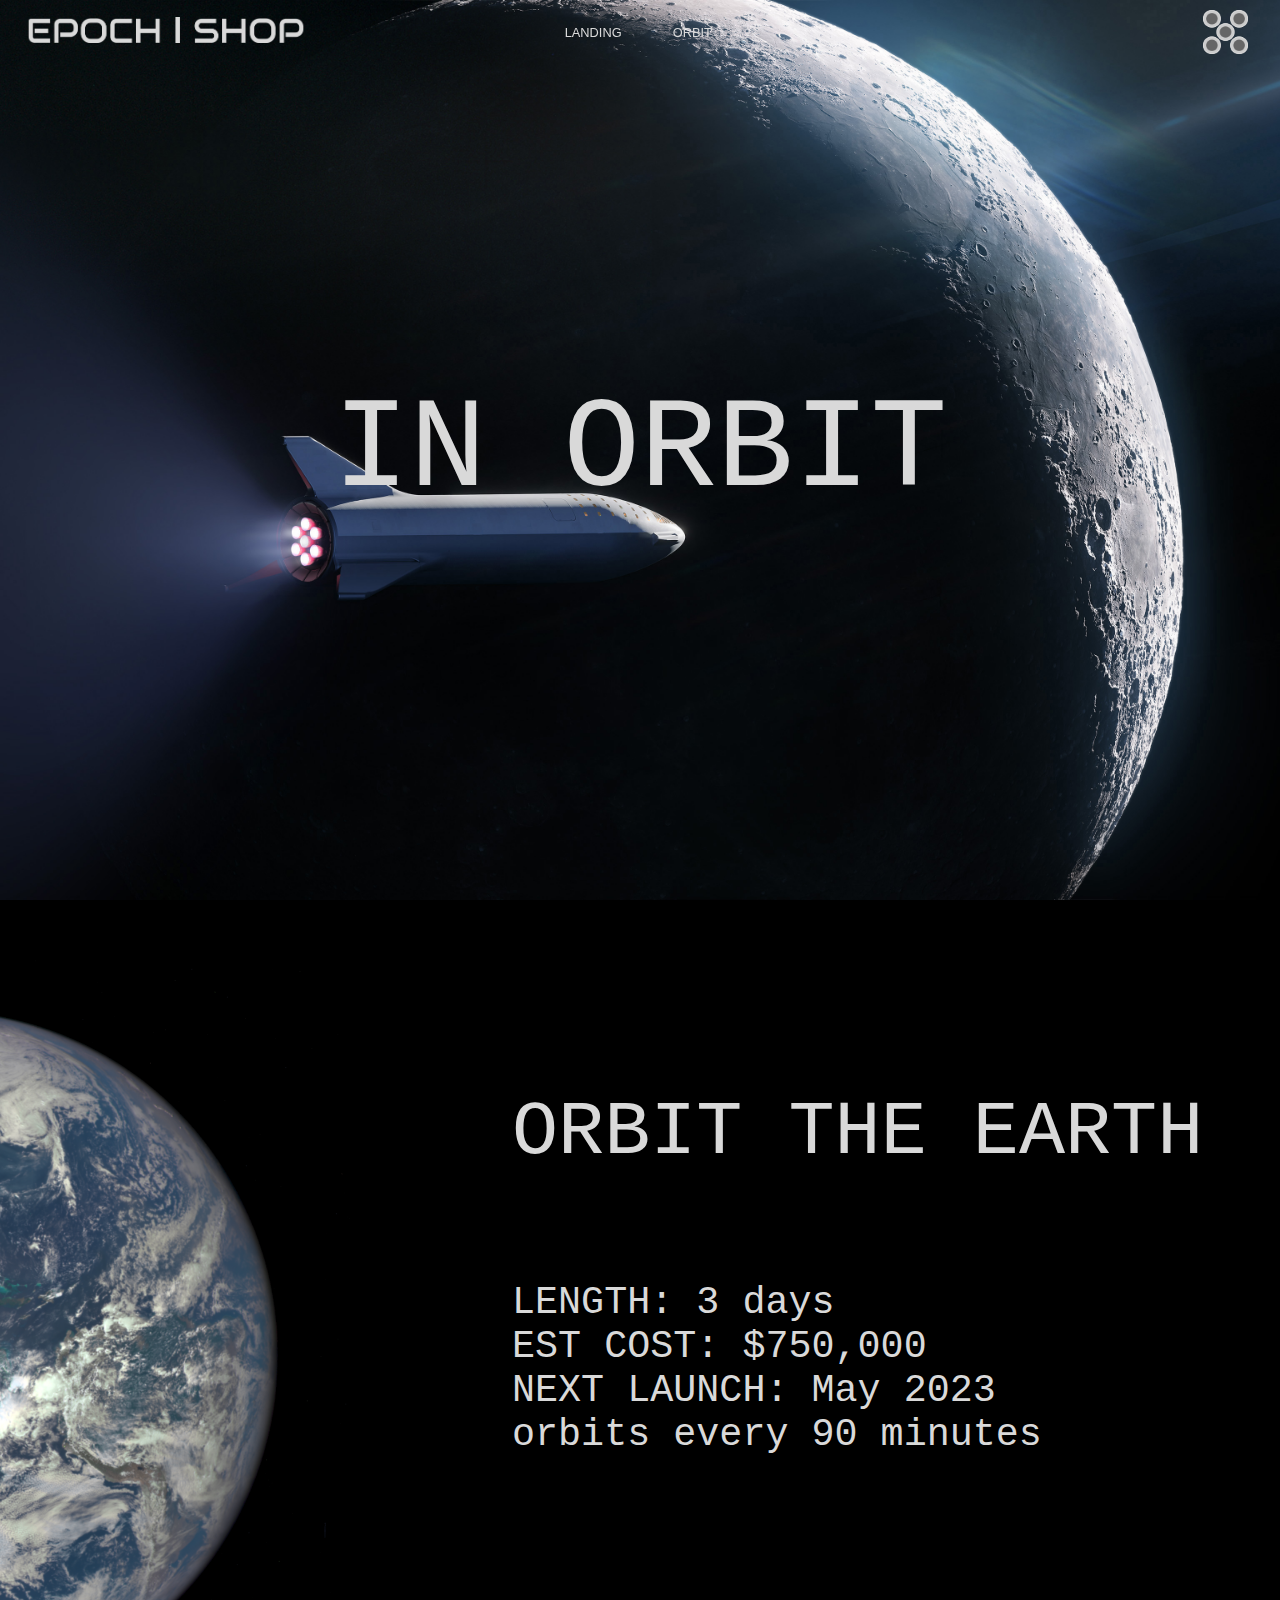
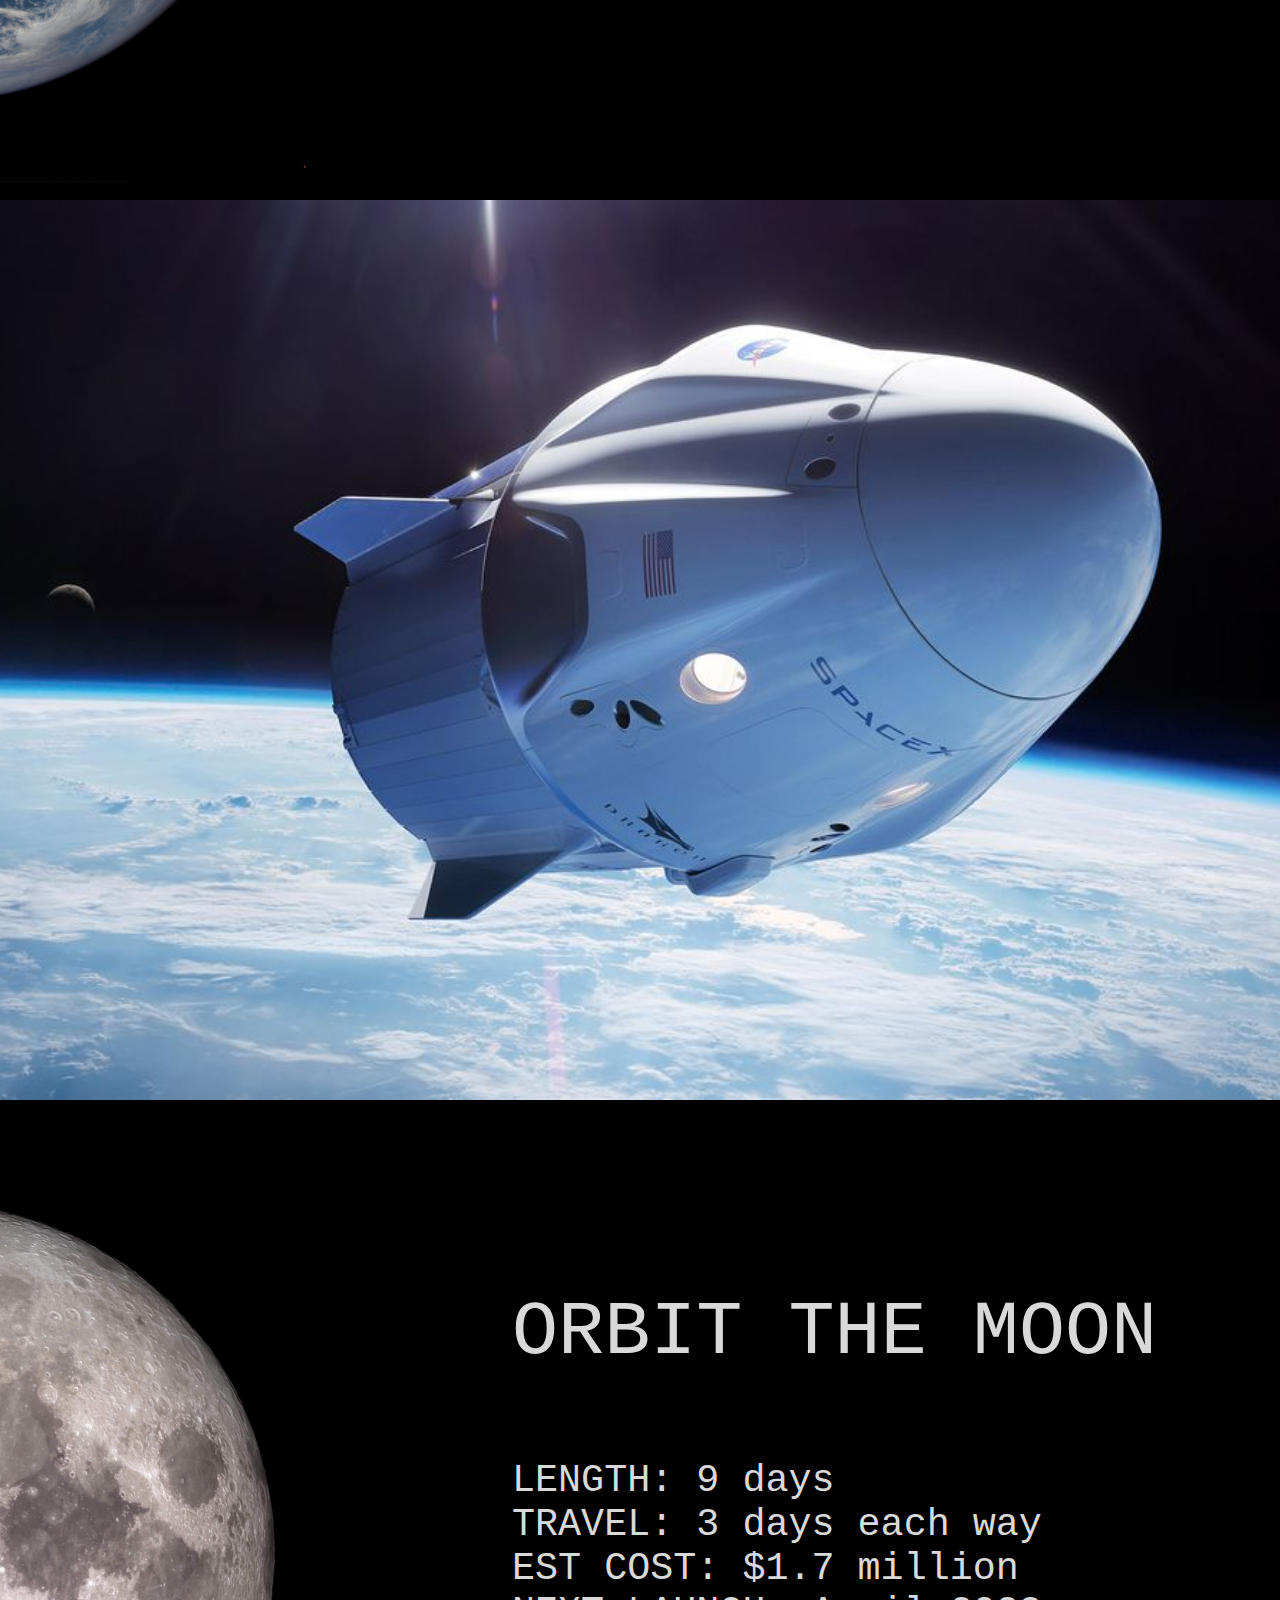
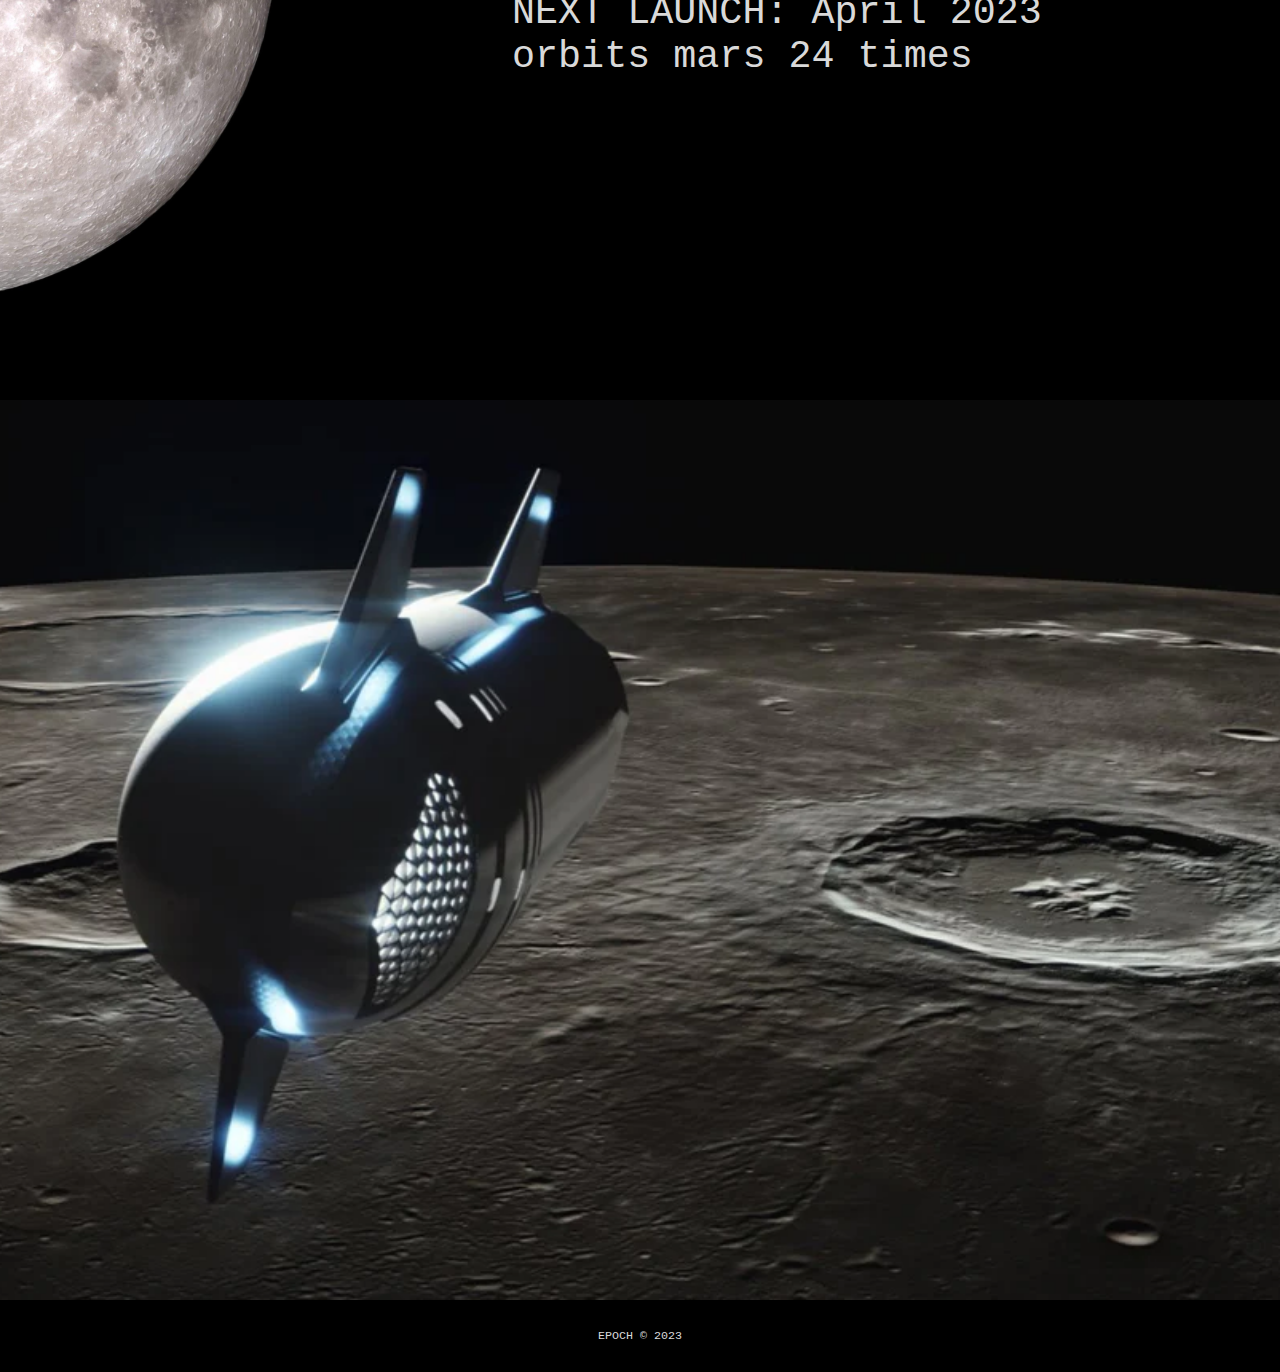
<file: orbit.html>
<!DOCTYPE html>
<html lang="en">
<head>
    <meta charset="UTF-8">
    <title>Epoch | Shop</title>
    <link rel="icon" href="logo.png">
    <link rel="stylesheet" href="orbit.css">
    <script type="text/javascript" src="orbit.js"></script>
</head>
<body>
<div id="sidebar">
    <a id="side-menu-exit-icon" onclick="closeSideBar()" style="text-align: right">&#10005;</a>
    <ul id="side-menu-list">
        <li class="side-menu-item-style">
            <a href="index.html" class="side-menu-item-style-link">
                <div class="side-menu-item-style-link-button">
                    <p style="padding-top: 1vh">HOME</p>
                </div>
            </a>
        </li>
        <li class="side-menu-item-style">
            <a href= "mailto: tripinformation@epoch.com" class="side-menu-item-style-link">
                <div class="side-menu-item-style-link-button">
                    <p style="padding-top: 1vh">INQUIRY</p>
                </div>
            </a>
        </li>
    </ul>
</div>
<div id="main">
    <div class="body-section">
        <div id="navigation" style="z-index: 1">

            <div>
                <a href="shop.html" class="logo-item"><img src="name-shop.png" class="logo-style"></a>
            </div>

            <ul class="nav-links" style="margin-right: 11vw">
                <li class="nav-item"><a href="landing.html" class="nav-item-style">LANDING</a></li>
                <li class="nav-item"><a href="orbit.html" class="nav-item-style">ORBIT</a></li>
            </ul>

            <div class="top-right-links">
                <div class="side-bar-open-style" onclick="openSideBar()">
                    <div id="side-menu-icon">
                        <img src="logo.png" id="side-menu-icon-bottom" >
                        <img src="unfired-logo.png" id="side-menu-icon-top">
                    </div>
                </div>
            </div>
        </div>
    </div>
    <div id="filter-object" onclick="closeSideBar()"></div>




    <div class="body-section" style="justify-content: center; z-index: -1" >
        <img src="orbit-title.jpeg" id="background-img-1" class="background-img" style="image-resolution: from-image">
        <p class="body-text" style="align-self: center" id="background-img-text-1">IN ORBIT</p>
    </div>
    <div class="body-section" style="justify-content: center; z-index: -1" >
        <img src="earth-orbit.png" id="background-img-2" class="background-img" style="image-resolution: from-image">
        <p class="body-text" style="align-self: center; left: 40vw; font-size: 6vw; margin-bottom: 40vw" id="background-img-text-2">ORBIT THE EARTH</p>
        <p class="body-text" style="align-self: center; left: 40vw; font-size: 3vw; margin-bottom: 0vw" id="background-img-text-6">LENGTH: 3 days<br>EST COST: $750,000<br>NEXT LAUNCH: May 2023<br>orbits every 90 minutes</p>
    </div>
    <div class="body-section" style="justify-content: center; z-index: -1" >
        <img src="earth-orbit2.jpeg" id="background-img-3" class="background-img" style="image-resolution: from-image">
        <p class="body-text" style="align-self: center" id="background-img-text-3"></p>
    </div>
    <div class="body-section" style="justify-content: center; z-index: -1" >
        <img src="moon-orbit.png" id="background-img-4" class="background-img" style="image-resolution: from-image">
        <p class="body-text" style="align-self: center; left: 40vw; font-size: 6vw; margin-bottom: 40vw" id="background-img-text-4">ORBIT THE MOON</p>
        <p class="body-text" style="align-self: center; left: 40vw; font-size: 3vw; margin-bottom: 0vw" id="background-img-text-7">LENGTH: 9 days<br>TRAVEL: 3 days each way<br>EST COST: $1.7 million<br>NEXT LAUNCH: April 2023<br>orbits mars 24 times</p>

    </div>
    <div class="body-section" style="justify-content: center; z-index: -1" >
        <img src="moon-orbit2.webp" id="background-img-5" class="background-img" style="image-resolution: from-image">
        <p class="body-text" style="align-self: center" id="background-img-text-5"></p>
    </div>


    <div class="base-bar">
        <p class="base-bar-text">EPOCH © 2023</p>
    </div>
</div>
</body>
</html>
</file>
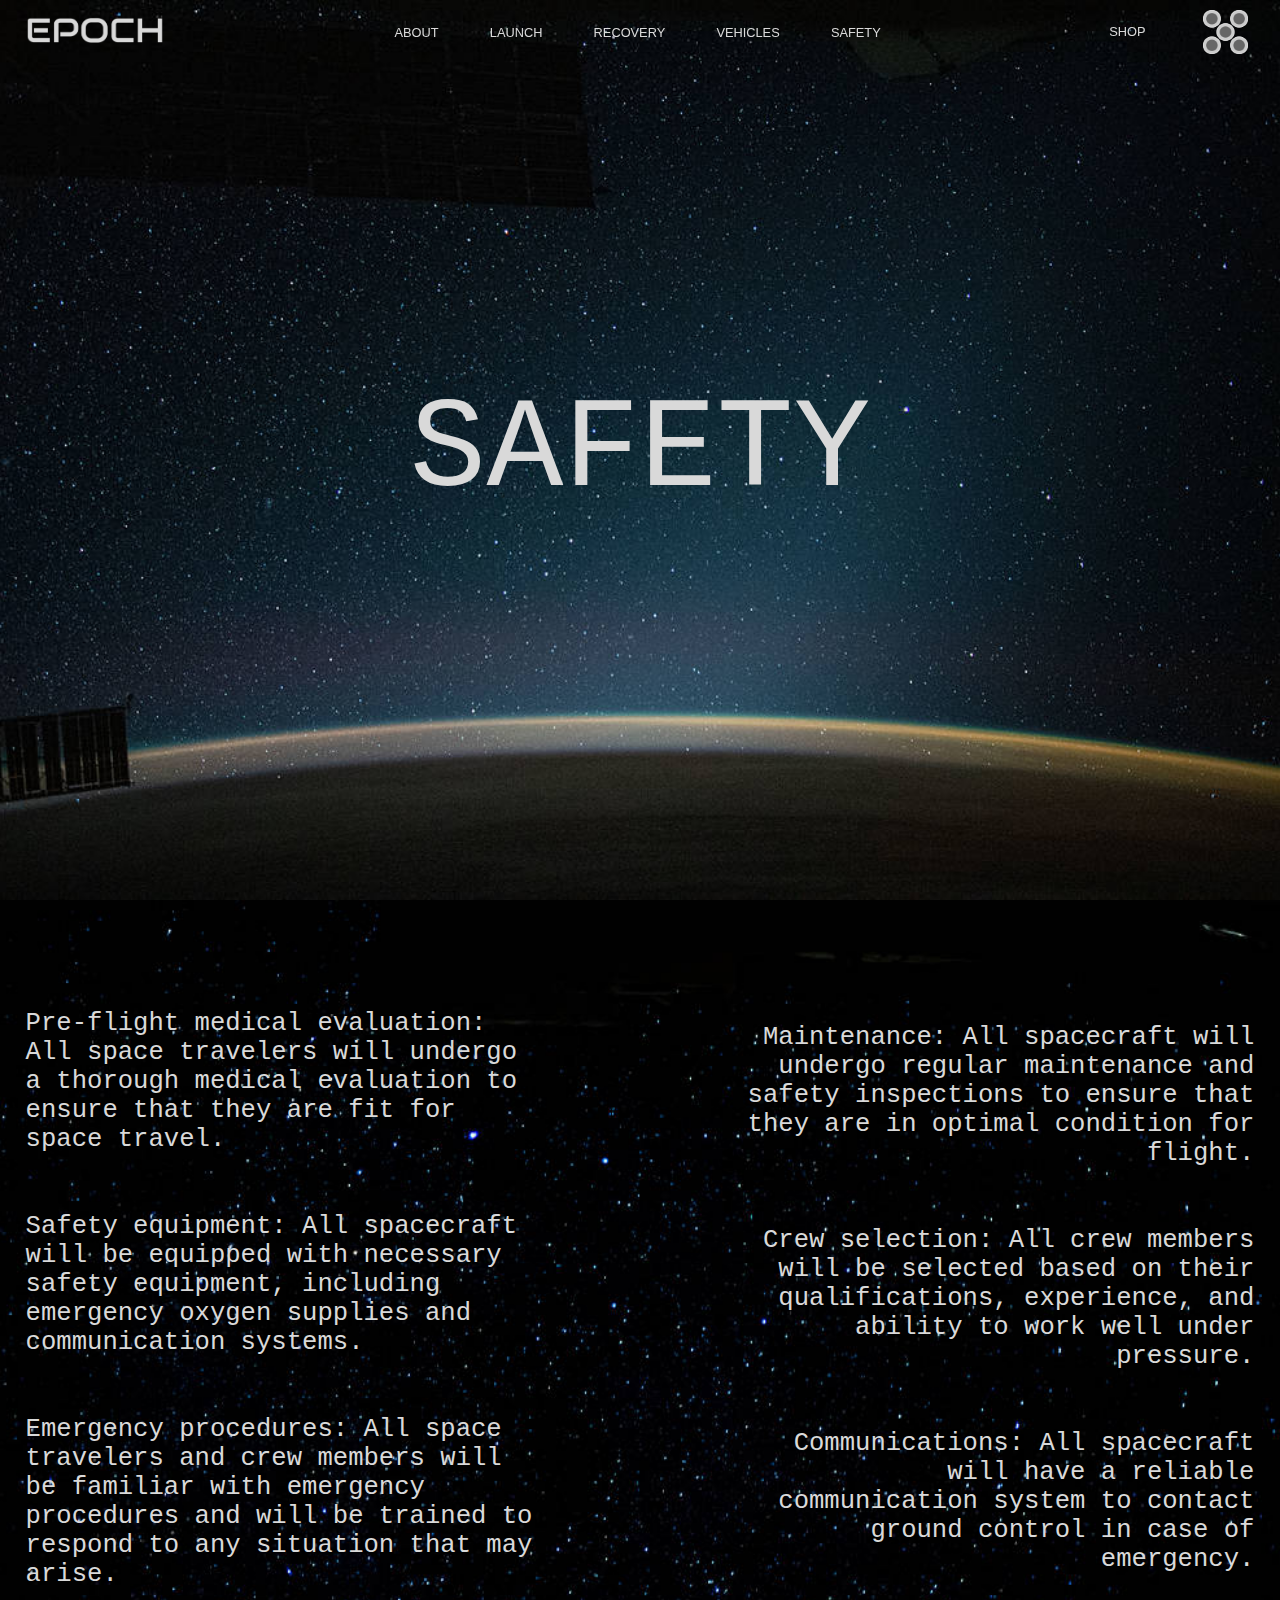
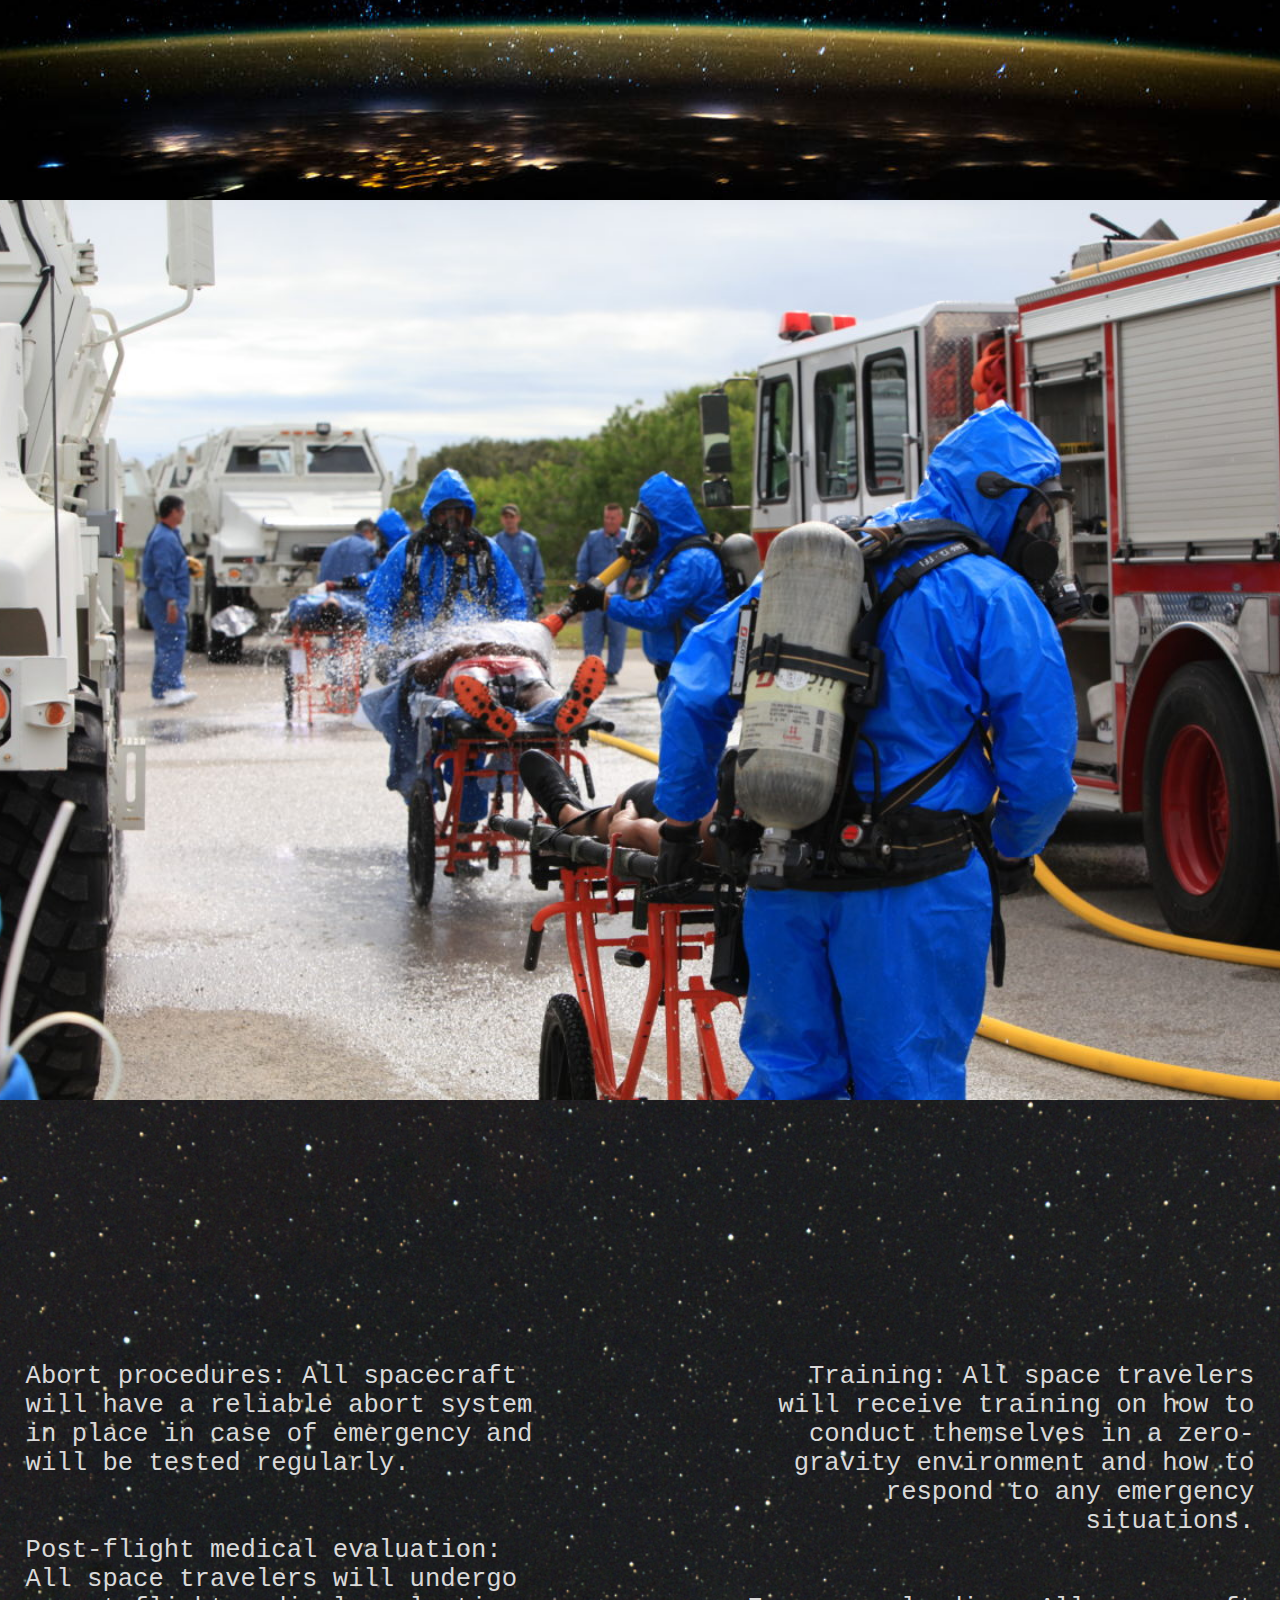
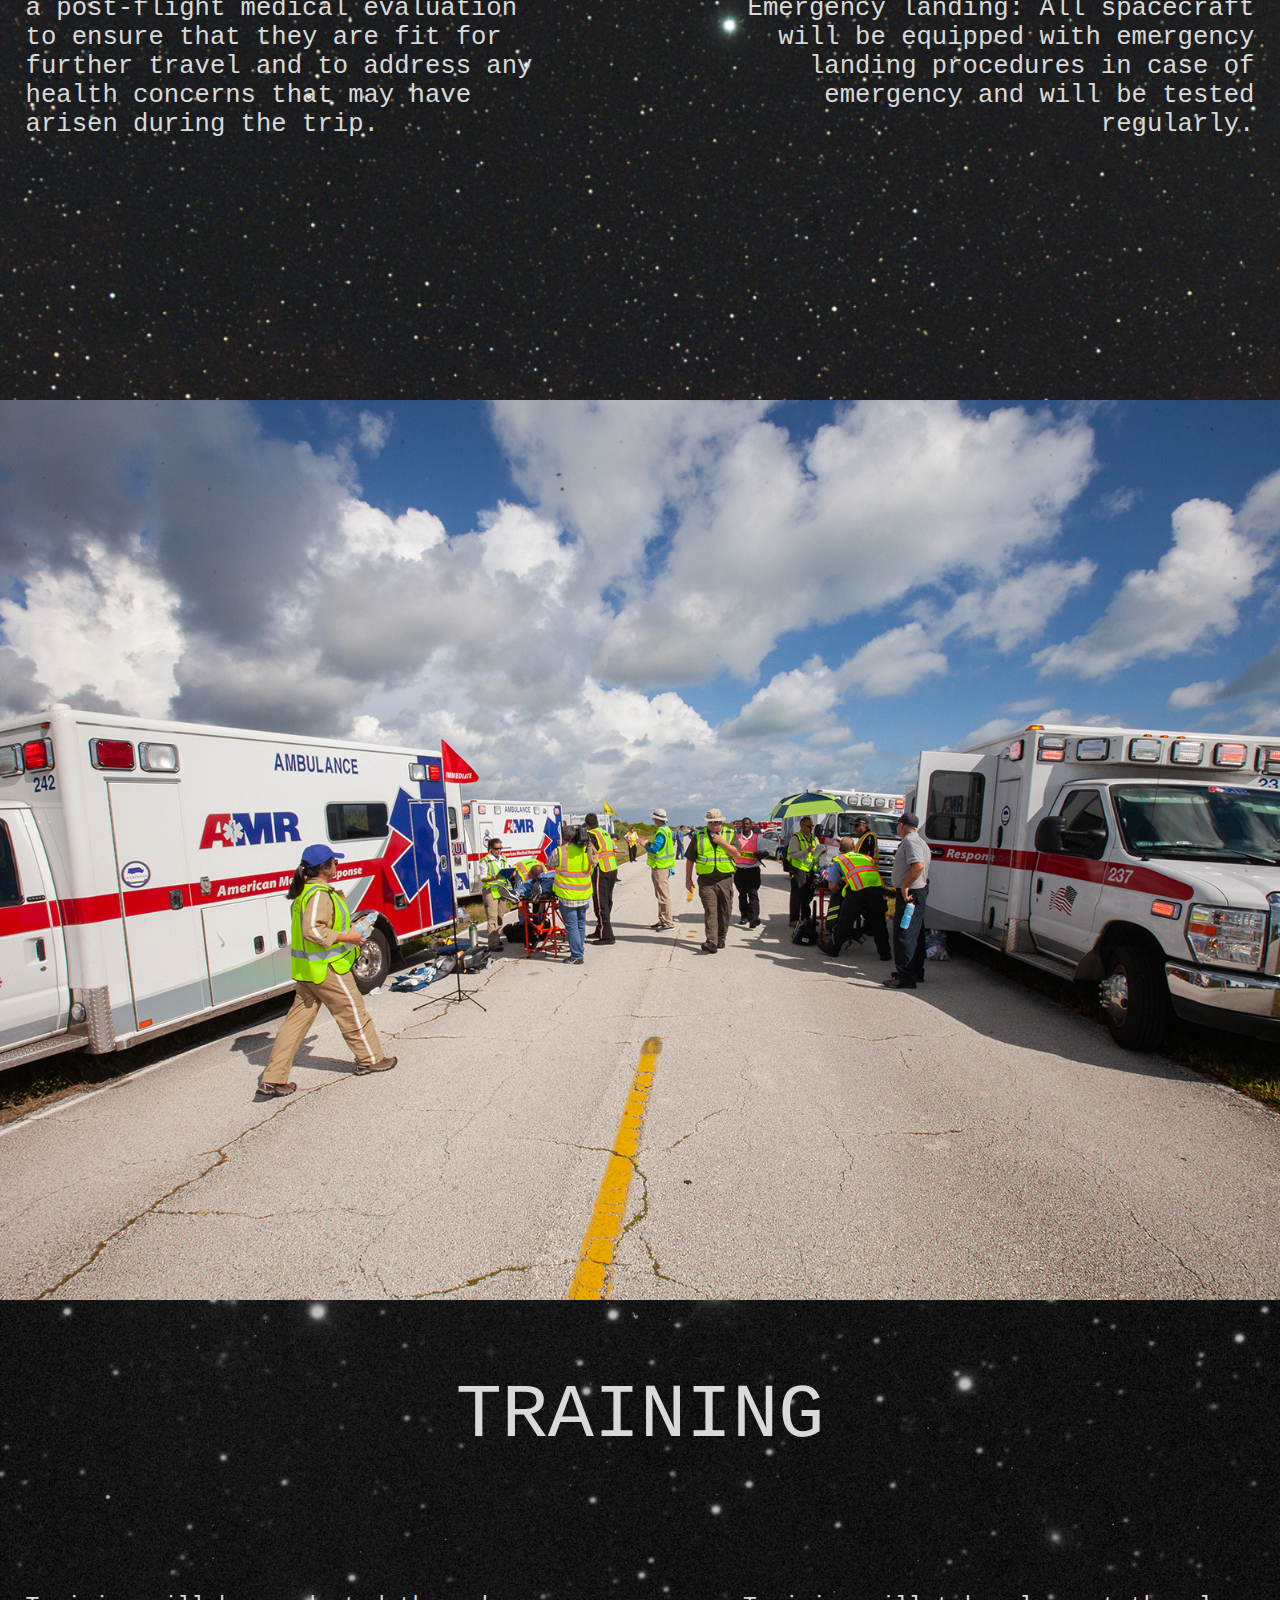
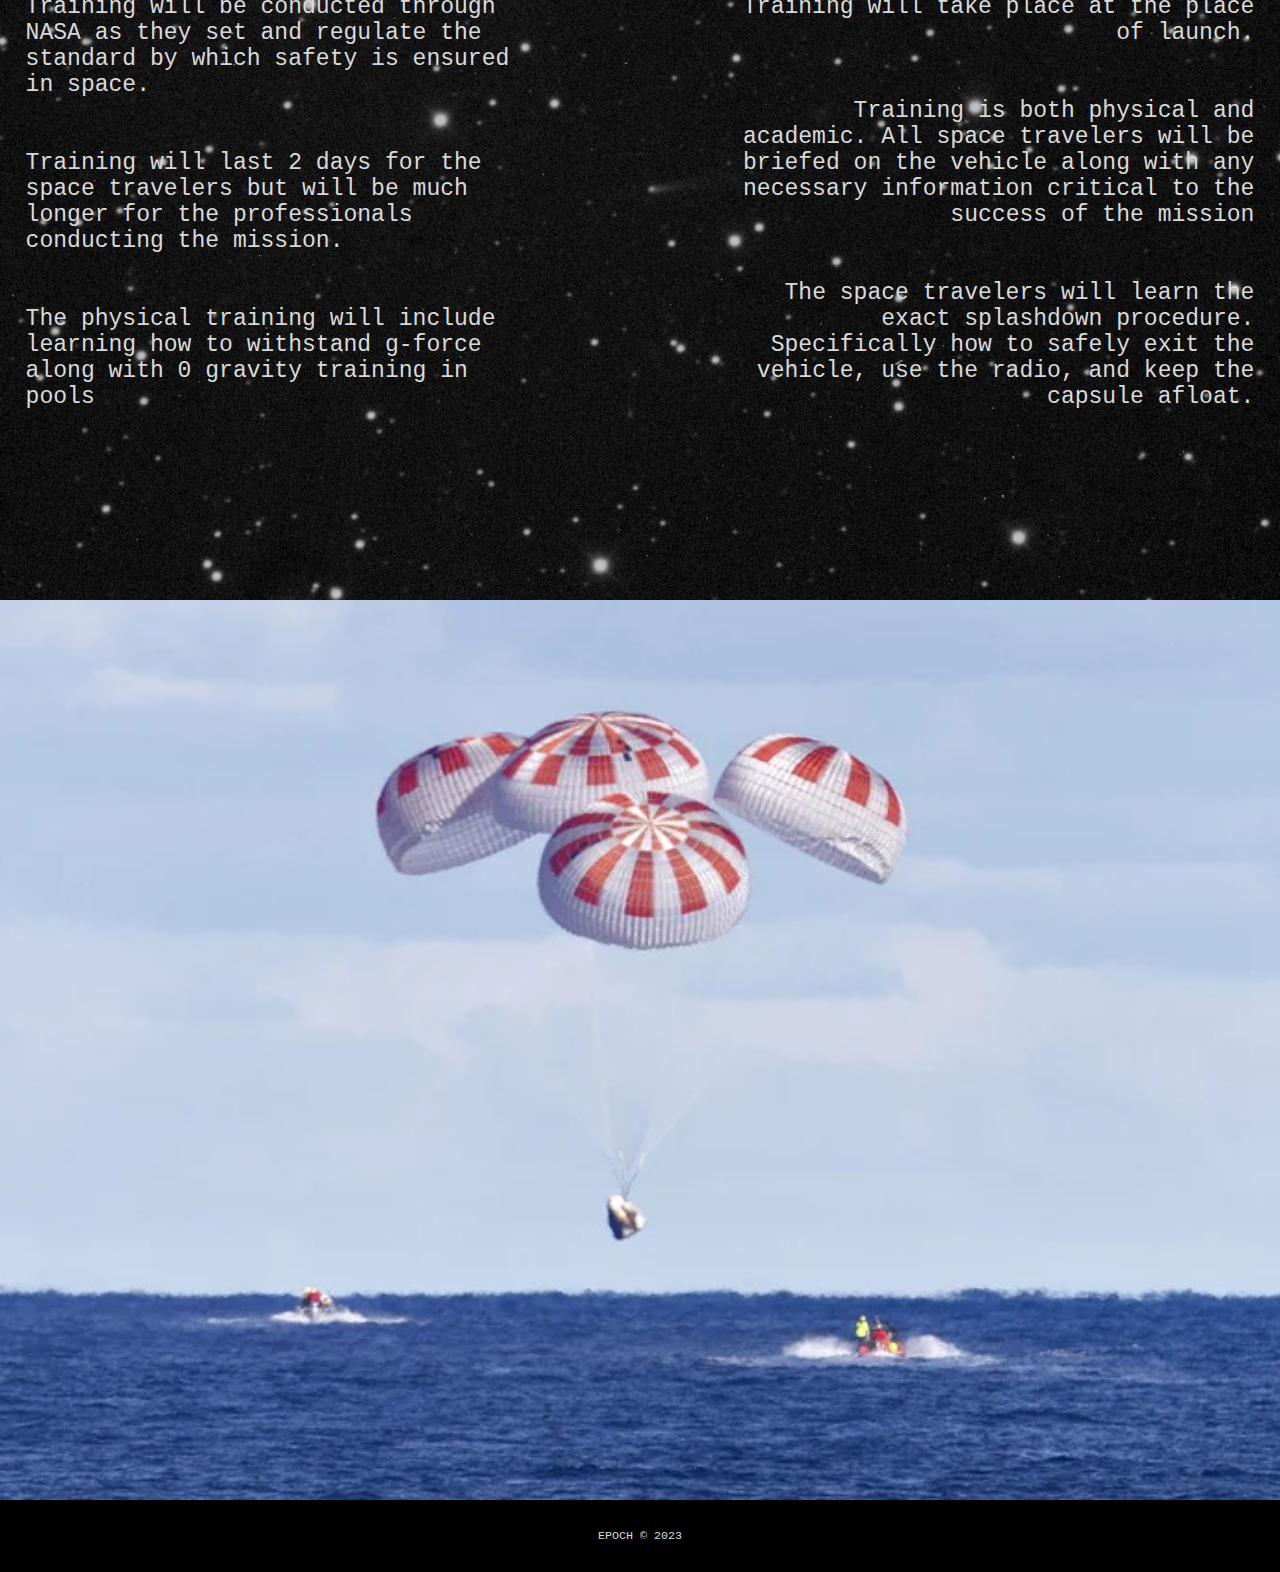
<file: safety.html>
<!DOCTYPE html>
<html lang="en">
<head>
  <meta charset="UTF-8">
  <title>Epoch | Safety</title>
  <link rel="icon" href="logo.png">
  <link rel="stylesheet" href="index.css">
  <script type="text/javascript" src="safety.js"></script>
</head>
<body>
<div id="sidebar">
  <a id="side-menu-exit-icon" onclick="closeSideBar()" style="text-align: right">&#10005;</a>
  <ul id="side-menu-list">
    <li class="side-menu-item-style">
      <a href="index.html" class="side-menu-item-style-link">
        <div class="side-menu-item-style-link-button">
          <p style="padding-top: 1vh">HOME</p>
        </div>
      </a>
    </li>
    <li class="side-menu-item-style">
      <a href="https://www.nasa.gov/centers/johnson/pdf/160410main_space_training_fact_sheet.pdf" class="side-menu-item-style-link" target="_blank">
        <div class="side-menu-item-style-link-button">
          <p style="padding-top: 1vh">NASA TRAINING</p>
        </div>
      </a>
    </li>
    <li class="side-menu-item-style">
      <a href="https://www.nasa.gov/sites/default/files/atoms/files/a027-9991-xs1_safetymanual_0.pdf" class="side-menu-item-style-link" target="_blank">
        <div class="side-menu-item-style-link-button">
          <p style="padding-top: 1vh">NASA SAFETY</p>
        </div>
      </a>
    </li>
  </ul>
</div>
<div id="main">
  <div class="body-section">
    <div id="navigation" style="z-index: 1">

      <div>
        <a href="index.html" class="logo-item"><img src="name.png" class="logo-style"></a>
      </div>

      <ul class="nav-links">
        <li class="nav-item"><a href="about2.html" class="nav-item-style">ABOUT</a></li>
        <li class="nav-item"><a href="launch.html" class="nav-item-style">LAUNCH</a></li>
        <li class="nav-item"><a href="recovery.html" class="nav-item-style">RECOVERY</a></li>
        <li class="nav-item"><a href="vehicles.html" class="nav-item-style">VEHICLES</a></li>
        <li class="nav-item"><a href="safety.html" class="nav-item-style">SAFETY</a></li>
      </ul>

      <div class="top-right-links">
        <a href="shop.html" class=nav-item-style>SHOP</a>
        <div class="side-bar-open-style" onclick="openSideBar()">
          <div id="side-menu-icon">
            <img src="logo.png" id="side-menu-icon-bottom" >
            <img src="unfired-logo.png" id="side-menu-icon-top">
          </div>
        </div>
      </div>
    </div>
  </div>
  <div id="filter-object" onclick="closeSideBar()"></div>

  <div class="body-section" style="justify-content: center; z-index: -1" >
    <img src="safety-titl3.jpeg" id="background-img-1" class="background-img" style="image-resolution: from-image">
    <p class="body-text" style="align-self: center" id="background-img-text-1">SAFETY</p>
  </div>
  <div class="body-section" style="justify-content: center; z-index: -1" >
    <img src="safety-text-1.jpeg" id="background-img-2" class="background-img" style="image-resolution: from-image">
    <p class="body-text" style="align-self: center; left: 2vw; font-size: 2vw; width: 40vw; margin-bottom: 10vw" id="background-img-text-2">Pre-flight medical evaluation: All space travelers will undergo a thorough medical evaluation to ensure that they are fit for space travel.<br><br><br>Safety equipment: All spacecraft will be equipped with necessary safety equipment, including emergency oxygen supplies and communication systems.<br><br><br>Emergency procedures: All space travelers and crew members will be familiar with emergency procedures and will be trained to respond to any situation that may arise.</p>
    <p class="body-text" style="align-self: center; right: 2vw; font-size: 2vw; width: 40vw; text-align: right; margin-bottom: 10vw" id="background-img-text-8">Maintenance: All spacecraft will undergo regular maintenance and safety inspections to ensure that they are in optimal condition for flight.<br><br><br>Crew selection: All crew members will be selected based on their qualifications, experience, and ability to work well under pressure.<br><br><br>Communications: All spacecraft will have a reliable communication system to contact ground control in case of emergency.</p>

  </div>
  <div class="body-section" style="justify-content: center; z-index: -1" >
    <img src="safety-1.jpeg" id="background-img-3" class="background-img" style="image-resolution: from-image">
    <p class="body-text" style="margin-top: 30vh" id="background-img-text-3"></p>
  </div>
  <div class="body-section" style="justify-content: center; z-index: -1" >
    <img src="safety-text-2.png" id="background-img-4" class="background-img" style="image-resolution: from-image">
    <p class="body-text" style="align-self: center; left: 2vw; font-size: 2vw; width: 40vw" id="background-img-text-4">Abort procedures: All spacecraft will have a reliable abort system in place in case of emergency and will be tested regularly.<br><br><br>Post-flight medical evaluation: All space travelers will undergo a post-flight medical evaluation to ensure that they are fit for further travel and to address any health concerns that may have arisen during the trip.</p>
    <p class="body-text" style="align-self: center; right: 2vw; font-size: 2vw; width: 40vw; text-align: right" id="background-img-text-9">Training: All space travelers will receive training on how to conduct themselves in a zero-gravity environment and how to respond to any emergency situations.<br><br><br>Emergency landing: All spacecraft will be equipped with emergency landing procedures in case of emergency and will be tested regularly.</p>

  </div>
  <div class="body-section" style="justify-content: center; z-index: -1" >
    <img src="safety-3.jpeg" id="background-img-5" class="background-img" style="image-resolution: from-image">
    <p class="body-text" style="margin-top: 30vh" id="background-img-text-5"></p>
  </div>
  <div class="body-section" style="justify-content: center; z-index: -1" >
    <img src="safety-text-3.jpeg" id="background-img-6" class="background-img" style="image-resolution: from-image">
    <p class="body-text" style="margin-top: 8vh; font-size: 6vw" id="background-img-text-6">TRAINING</p>
    <p class="body-text" style="align-self: center; left: 2vw; font-size: 1.8vw; width: 40vw; margin-top: 10vw" id="background-img-text-10">Training will be conducted through NASA as they set and regulate the standard by which safety is ensured in space.<br><br><br>Training will last 2 days for the space travelers but will be much longer for the professionals conducting the mission.<br><br><br>The physical training will include learning how to withstand g-force along with 0 gravity training in pools</p>
    <p class="body-text" style="align-self: center; right: 2vw; font-size: 1.8vw; width: 40vw; text-align: right; margin-top: 10vw" id="background-img-text-11">Training will take place at the place of launch.<br><br><br>Training is both physical and academic. All space travelers will be briefed on the vehicle along with any necessary information critical to the success of the mission<br><br><br>The space travelers will learn the exact splashdown procedure. Specifically how to safely exit the vehicle, use the radio, and keep the capsule afloat.</p>

  </div>
  <div class="body-section" style="justify-content: center; z-index: -1" >
    <img src="safety-2.webp" id="background-img-7" class="background-img" style="image-resolution: from-image">
    <p class="body-text" style="margin-top: 30vh" id="background-img-text-7"></p>
  </div>


  <div class="base-bar">
    <p class="base-bar-text">EPOCH © 2023</p>
  </div>
</div>
</body>
</html>
</file>
<file: index.css>
body{
    background-color:black;
    overflow-x: hidden;
    padding: 0;
    margin:0;

}

#main{
}

#navigation{
    z-index: auto;
    transition: filter .75s ease;
    position: fixed;
    display: flex;
    background-color: transparent;
    justify-content: space-between;
    align-items: center;
    padding: 0;
    margin: 0;
    width: 100vw;
    height: 5vw;
]}

.logo-item{
    margin-left: 2vw;
}

.logo-style{
    width: 10.83333vw;
    height: 2.0833vw;
}

.nav-links{
    list-style-type: none;
    display: flex;
    justify-content: space-evenly;
    padding-right: 3vw;
    gap: 4vw;
}

.nav-item{
    display: block;
}

.nav-item-style{
    display: inline-block;
    position: relative;
    text-decoration: none;
    font-family: Futura, sans-serif;
    color: #d9d9d9;
    font-size: 1vw;
}

.nav-item-style:hover{
    scale: 120%;
}

.nav-item-style::after{
    content: "";
    position: absolute;
    width: 100%;
    transform: scaleX(0);
    height: .1vw;
    bottom: -.09vw;
    left: 0;
    background-color: #ed4400ff;
    transform-origin: bottom right;
    transition: transform 0.35s ease-out;
}

.nav-item-style:hover::after{
    transform: scaleX(1);
    transform-origin: bottom left;
}

.nav-item-style:hover:after{
    width: 100%
}

.side-bar-open-style:hover{
    cursor: pointer;
}

.top-right-links{
    background-color: transparent;
    display: flex;
    justify-content: space-between;
    align-items: center;
    margin-right: 2.5vw;
    width: 10.83333vw;
}

#side-menu-icon{
    position: relative;
    width: 3.5vw;
    height: 3.5vw;
}

#side-menu-exit-icon{
    visibility: hidden;
    display: block;
    position: fixed;
    font-family: Futura, monospace;
    color: #d9d9d9;
    margin-right: 3.2vw;
    margin-top: 1.3vh;
    font-size: 5vh;
    justify-content: right;
}

#side-menu-exit-icon:hover{
    cursor: pointer;
    color: #999999;
}

#side-menu-list{
    list-style-type: none;
    visibility: hidden;
    display: block;
    margin-top: 15vh;
    margin-right: 12%;
    justify-content: center;
}

.side-menu-item-style{
    color: #d9d9d9;
    width: 15vw;
    text-align: right;
    margin-top: -3vh;
}


.side-menu-item-style-link{
    text-decoration: none;
}

.side-menu-item-style-link-button{
    color: #d9d9d9;
    background-color: transparent;
    font-family: Futura, monospace;
    font-size: 3vh;
    width: 15vw;
    height: 6vh;
    border-bottom: .3vh solid #d9d9d9;
}

.side-menu-item-style-link-button:hover{
    color: #999999;
    border-bottom: .3vh solid #999999;

}


#side-menu-icon img{
    width: 3.5vw;
    height: 3.5vw;
    position: absolute;
    transition: opacity 1s ease-in-out;
}

#side-menu-icon-top:hover{
    opacity: 0;
}

.body-section{
    display: flex;
    z-index: -1;
}

.body-text{
    position: absolute;
    font-size: 10vw;
    color: #d9d9d9;
    font-family: Futura, monospace;
    transition: filter .75s ease;
}


.background-img{
    transition: filter .75s ease;
    z-index: -1;
    margin: 0;
    display: inline-block;
    object-fit: cover;
    min-height: 800px;
    width: 100vw;
    height: 100vh;

}

#sidebar{
    top: 0;
    right: 0;
    position: fixed;
    display: flex;
    justify-content: right;
    z-index: 1;
    background-color: black;
    width: 0;
    height: 100%;
    transition: width .75s ease;
}

#filter-object{
    background-color: transparent;
    width: 0;
    height: 0;
    z-index: revert;
    top: 0;
    right: 0;
    position: fixed;

}

.base-bar {
    display: flex;
    justify-content: center;
    align-items: center;
    background-color: black;
    width: 100vw;
    height: 8vh;
}

.base-bar-text{
    color: #d9d9d9;
    font-size: 1.3vh;
    font-family: Futura, monospace;
}
</file>
<file: landing.css>
body{
    background-color:black;
    overflow-x: hidden;
    padding: 0;
    margin:0;

}

#main{
}

#navigation{
    z-index: auto;
    transition: filter .75s ease;
    position: fixed;
    display: flex;
    background-color: transparent;
    justify-content: space-between;
    align-items: center;
    padding: 0;
    margin: 0;
    width: 100vw;
    height: 5vw;
]}

.logo-item{
    margin-left: 2vw;
}

.logo-style{
    width: 21.94vw;
    height: 2.083vw;
}

.nav-links{
    list-style-type: none;
    display: flex;
    justify-content: space-evenly;
    padding-right: 3vw;
    gap: 4vw;
}

.nav-item{
    display: block;
}

.nav-item-style{
    display: inline-block;
    position: relative;
    text-decoration: none;
    font-family: Futura, sans-serif;
    color: #d9d9d9;
    font-size: 1vw;
}

.nav-item-style:hover{
    scale: 120%;
}

.nav-item-style::after{
    content: "";
    position: absolute;
    width: 100%;
    transform: scaleX(0);
    height: .1vw;
    bottom: -.09vw;
    left: 0;
    background-color: #ed4400ff;
    transform-origin: bottom right;
    transition: transform 0.35s ease-out;
}

.nav-item-style:hover::after{
    transform: scaleX(1);
    transform-origin: bottom left;
}

.nav-item-style:hover:after{
    width: 100%
}

.side-bar-open-style:hover{
    cursor: pointer;
}

.top-right-links{
    background-color: transparent;
    display: flex;
    justify-content: right;
    align-items: center;
    margin-right: 2.5vw;
    width: 10.83vw;
}

#side-menu-icon{
    position: relative;
    width: 3.5vw;
    height: 3.5vw;
}

#side-menu-exit-icon{
    visibility: hidden;
    display: block;
    position: fixed;
    font-family: Futura, monospace;
    color: #d9d9d9;
    margin-right: 3.2vw;
    margin-top: 1.3vh;
    font-size: 5vh;
    justify-content: right;
}

#side-menu-exit-icon:hover{
    cursor: pointer;
    color: #999999;
}

#side-menu-list{
    list-style-type: none;
    visibility: hidden;
    display: block;
    margin-top: 15vh;
    margin-right: 12%;
    justify-content: center;
}

.side-menu-item-style{
    color: #d9d9d9;
    width: 15vw;
    text-align: right;
    margin-top: -3vh;
}


.side-menu-item-style-link{
    text-decoration: none;
}

.side-menu-item-style-link-button{
    color: #d9d9d9;
    background-color: transparent;
    font-family: Futura, monospace;
    font-size: 3vh;
    width: 15vw;
    height: 6vh;
    border-bottom: .3vh solid #d9d9d9;
}

.side-menu-item-style-link-button:hover{
    color: #999999;
    border-bottom: .3vh solid #999999;

}


#side-menu-icon img{
    width: 3.5vw;
    height: 3.5vw;
    position: absolute;
    transition: opacity 1s ease-in-out;
}

#side-menu-icon-top:hover{
    opacity: 0;
}

.body-section{
    display: flex;
    z-index: -1;
}

.body-text{
    position: absolute;
    font-size: 10vw;
    color: #d9d9d9;
    font-family: Futura, monospace;
    transition: filter .75s ease;
}


.background-img{
    transition: filter .75s ease;
    z-index: -1;
    margin: 0;
    display: inline-block;
    object-fit: cover;
    min-height: 800px;
    width: 100vw;
    height: 100vh;

}

#sidebar{
    top: 0;
    right: 0;
    position: fixed;
    display: flex;
    justify-content: right;
    z-index: 1;
    background-color: black;
    width: 0;
    height: 100%;
    transition: width .75s ease;
}

#filter-object{
    background-color: transparent;
    width: 0;
    height: 0;
    z-index: revert;
    top: 0;
    right: 0;
    position: fixed;

}

.base-bar {
    display: flex;
    justify-content: center;
    align-items: center;
    background-color: black;
    width: 100vw;
    height: 8vh;
}

.base-bar-text{
    color: #d9d9d9;
    font-size: 1.3vh;
    font-family: Futura, monospace;
}
</file>
<file: orbit.css>
body{
    background-color:black;
    overflow-x: hidden;
    padding: 0;
    margin:0;

}

#main{
}

#navigation{
    z-index: auto;
    transition: filter .75s ease;
    position: fixed;
    display: flex;
    background-color: transparent;
    justify-content: space-between;
    align-items: center;
    padding: 0;
    margin: 0;
    width: 100vw;
    height: 5vw;
]}

.logo-item{
    margin-left: 2vw;
}

.logo-style{
    width: 21.94vw;
    height: 2.083vw;
}

.nav-links{
    list-style-type: none;
    display: flex;
    justify-content: space-evenly;
    padding-right: 3vw;
    gap: 4vw;
}

.nav-item{
    display: block;
}

.nav-item-style{
    display: inline-block;
    position: relative;
    text-decoration: none;
    font-family: Futura, sans-serif;
    color: #d9d9d9;
    font-size: 1vw;
}

.nav-item-style:hover{
    scale: 120%;
}

.nav-item-style::after{
    content: "";
    position: absolute;
    width: 100%;
    transform: scaleX(0);
    height: .1vw;
    bottom: -.09vw;
    left: 0;
    background-color: #ed4400ff;
    transform-origin: bottom right;
    transition: transform 0.35s ease-out;
}

.nav-item-style:hover::after{
    transform: scaleX(1);
    transform-origin: bottom left;
}

.nav-item-style:hover:after{
    width: 100%
}

.side-bar-open-style:hover{
    cursor: pointer;
}

.top-right-links{
    background-color: transparent;
    display: flex;
    justify-content: right;
    align-items: center;
    margin-right: 2.5vw;
    width: 10.83vw;
}

#side-menu-icon{
    position: relative;
    width: 3.5vw;
    height: 3.5vw;
}

#side-menu-exit-icon{
    visibility: hidden;
    display: block;
    position: fixed;
    font-family: Futura, monospace;
    color: #d9d9d9;
    margin-right: 3.2vw;
    margin-top: 1.3vh;
    font-size: 5vh;
    justify-content: right;
}

#side-menu-exit-icon:hover{
    cursor: pointer;
    color: #999999;
}

#side-menu-list{
    list-style-type: none;
    visibility: hidden;
    display: block;
    margin-top: 15vh;
    margin-right: 12%;
    justify-content: center;
}

.side-menu-item-style{
    color: #d9d9d9;
    width: 15vw;
    text-align: right;
    margin-top: -3vh;
}


.side-menu-item-style-link{
    text-decoration: none;
}

.side-menu-item-style-link-button{
    color: #d9d9d9;
    background-color: transparent;
    font-family: Futura, monospace;
    font-size: 3vh;
    width: 15vw;
    height: 6vh;
    border-bottom: .3vh solid #d9d9d9;
}

.side-menu-item-style-link-button:hover{
    color: #999999;
    border-bottom: .3vh solid #999999;

}


#side-menu-icon img{
    width: 3.5vw;
    height: 3.5vw;
    position: absolute;
    transition: opacity 1s ease-in-out;
}

#side-menu-icon-top:hover{
    opacity: 0;
}

.body-section{
    display: flex;
    z-index: -1;
}

.body-text{
    position: absolute;
    font-size: 10vw;
    color: #d9d9d9;
    font-family: Futura, monospace;
    transition: filter .75s ease;
}


.background-img{
    transition: filter .75s ease;
    z-index: -1;
    margin: 0;
    display: inline-block;
    object-fit: cover;
    min-height: 800px;
    width: 100vw;
    height: 100vh;

}

#sidebar{
    top: 0;
    right: 0;
    position: fixed;
    display: flex;
    justify-content: right;
    z-index: 1;
    background-color: black;
    width: 0;
    height: 100%;
    transition: width .75s ease;
}

#filter-object{
    background-color: transparent;
    width: 0;
    height: 0;
    z-index: revert;
    top: 0;
    right: 0;
    position: fixed;

}

.base-bar {
    display: flex;
    justify-content: center;
    align-items: center;
    background-color: black;
    width: 100vw;
    height: 8vh;
}

.base-bar-text{
    color: #d9d9d9;
    font-size: 1.3vh;
    font-family: Futura, monospace;
}
</file>
